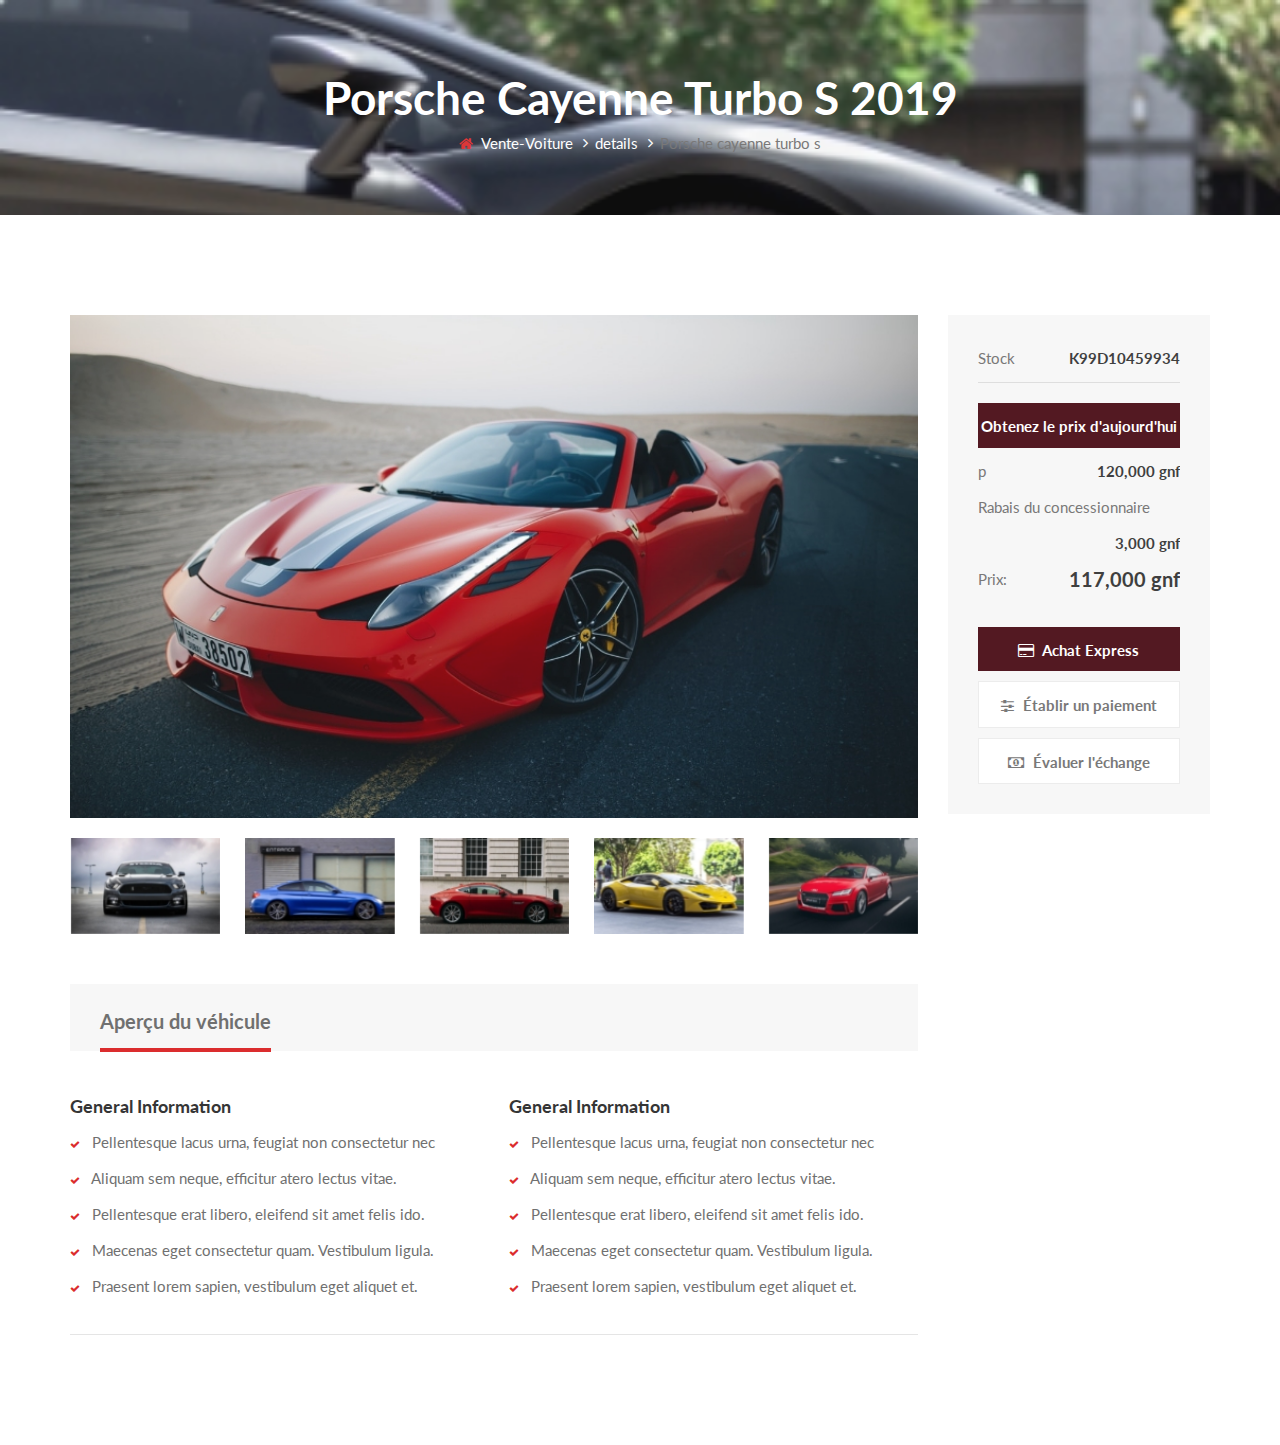
<file: details.html>
<!DOCTYPE html>
<html lang="zxx">

<head>
    <meta charset="UTF-8">
    <meta name="description" content="HVAC Template">
    <meta name="keywords" content="HVAC, unica, creative, html">
    <meta name="viewport" content="width=device-width, initial-scale=1.0">
    <meta http-equiv="X-UA-Compatible" content="ie=edge">
    <title>Details | voiture </title>

    <!-- Google Font -->
    <link href="https://fonts.googleapis.com/css2?family=Lato:wght@300;400;700;900&display=swap" rel="stylesheet">

    <!-- Css Styles -->
    <link rel="stylesheet" href="css/bootstrap.min.css" type="text/css">
    <link rel="stylesheet" href="css/font-awesome.min.css" type="text/css">
    <link rel="stylesheet" href="css/elegant-icons.css" type="text/css">
    <link rel="stylesheet" href="css/nice-select.css" type="text/css">
    <link rel="stylesheet" href="css/magnific-popup.css" type="text/css">
    <link rel="stylesheet" href="css/jquery-ui.min.css" type="text/css">
    <link rel="stylesheet" href="css/owl.carousel.min.css" type="text/css">
    <link rel="stylesheet" href="css/slicknav.min.css" type="text/css">
    <link rel="stylesheet" href="css/style.css" type="text/css">
</head>

<body>
    <!-- Page Preloder -->
    <div id="preloder">
        <div class="loader"></div>
    </div>
    <!-- debut banner -->
    <div class="breadcrumb-option set-bg" data-setbg="img/latest-blog/lb-3.jpg">
        <div class="container">
            <div class="row">
                <div class="col-lg-12 text-center">
                    <div class="breadcrumb__text">
                        <h2>Porsche Cayenne Turbo S 2019</h2>
                        <div class="breadcrumb__links">
                            <a href="./achetervoiture.html"><i class="fa fa-home"></i> Vente-Voiture</a>
                            <a href="#">details</a>
                            <span>Porsche cayenne turbo s</span>
                        </div>
                    </div>
                </div>
            </div>
        </div>
    </div>
    <!--   fin banner -->

    <!--  Details cars -->
    <section class="car-details spad">
        <div class="container">
            <div class="row">
                <div class="col-lg-9">
                    <div class="car__details__pic">
                        <div class="car__details__pic__large">
                            <img class="car-big-img" src="img/cars/details/cd-1.jpg" alt="">
                        </div>
                        <div class="car-thumbs">
                            <div class="car-thumbs-track car__thumb__slider owl-carousel">
                                <div class="ct" data-imgbigurl="img/cars/details/cd-2.jpg"><img
                                        src="img/cars/details/sm-1.jpg" alt=""></div>
                                <div class="ct" data-imgbigurl="img/cars/details/cd-3.jpg"><img
                                        src="img/cars/details/sm-2.jpg" alt=""></div>
                                <div class="ct" data-imgbigurl="img/cars/details/cd-4.jpg"><img
                                        src="img/cars/details/sm-3.jpg" alt=""></div>
                                <div class="ct" data-imgbigurl="img/cars/details/cd-5.jpg"><img
                                        src="img/cars/details/sm-4.jpg" alt=""></div>
                                <div class="ct" data-imgbigurl="img/cars/details/cd-6.jpg"><img
                                        src="img/cars/details/sm-5.jpg" alt=""></div>
                            </div>
                        </div>
                    </div>
                    <div class="car__details__tab">
                        <ul class="nav nav-tabs" role="tablist">
                            <li class="nav-item">
                                <a class="nav-link active" data-toggle="tab" href="#tabs-1" role="tab">Aperçu du véhicule
                                </a>
                            </li>
                        </ul>
                        <div class="tab-content">
                            <div class="tab-pane active" id="tabs-1" role="tabpanel">
                                <div class="car__details__tab__info">
                                    <div class="row">
                                        <div class="col-lg-6 col-md-6">
                                            <div class="car__details__tab__info__item">
                                                <h5>General Information</h5>
                                                <ul>
                                                    <li><i class="fa fa-check"></i> Pellentesque lacus urna, feugiat non
                                                        consectetur nec</li>
                                                    <li><i class="fa fa-check"></i> Aliquam sem neque, efficitur atero
                                                        lectus vitae.</li>
                                                    <li><i class="fa fa-check"></i> Pellentesque erat libero, eleifend
                                                        sit amet felis ido.</li>
                                                    <li><i class="fa fa-check"></i> Maecenas eget consectetur quam.
                                                        Vestibulum ligula.</li>
                                                    <li><i class="fa fa-check"></i> Praesent lorem sapien, vestibulum
                                                        eget aliquet et.</li>
                                                </ul>
                                            </div>
                                        </div>
                                        <div class="col-lg-6 col-md-6">
                                            <div class="car__details__tab__info__item">
                                                <h5>General Information</h5>
                                                <ul>
                                                    <li><i class="fa fa-check"></i> Pellentesque lacus urna, feugiat non
                                                        consectetur nec</li>
                                                    <li><i class="fa fa-check"></i> Aliquam sem neque, efficitur atero
                                                        lectus vitae.</li>
                                                    <li><i class="fa fa-check"></i> Pellentesque erat libero, eleifend
                                                        sit amet felis ido.</li>
                                                    <li><i class="fa fa-check"></i> Maecenas eget consectetur quam.
                                                        Vestibulum ligula.</li>
                                                    <li><i class="fa fa-check"></i> Praesent lorem sapien, vestibulum
                                                        eget aliquet et.</li>
                                                </ul>
                                            </div>
                                        </div>
                                    </div>
                                </div>
                            </div>
                        </div>
                    </div>
                </div>
                <div class="col-lg-3">
                    <div class="car__details__sidebar">
                        <div class="car__details__sidebar__model">
                            <ul>
                                <li>Stock <span>K99D10459934</span></li>
                            </ul>
                            <a href="#" class="primary-btn">Obtenez le prix d'aujourd'hui</a>
                        </div>
                        <div class="car__details__sidebar__payment">
                            <ul>
                                <li>p<span> 120,000 gnf </span></li>
                                <li>Rabais du concessionnaire <span> 3,000 gnf</span></li>
                                <li>Prix: <span> 117,000 gnf </span></li>
                            </ul>
                            <a href="#" class="primary-btn"><i class="fa fa-credit-card"></i> Achat Express</a>
                            <a href="#" class="primary-btn sidebar-btn"><i class="fa fa-sliders"></i> Établir un paiement</a>
                            <a href="#" class="primary-btn sidebar-btn"><i class="fa fa-money"></i> Évaluer l'échange</a>
                        </div>
                    </div>
                </div>
            </div>
        </div>
    </section>
    <!-- fin Details Section -->


    <!-- Js Plugins -->
    <script src="js/jquery-3.3.1.min.js"></script>
    <script src="js/bootstrap.min.js"></script>
    <script src="js/jquery.nice-select.min.js"></script>
    <script src="js/jquery-ui.min.js"></script>
    <script src="js/jquery.magnific-popup.min.js"></script>
    <script src="js/mixitup.min.js"></script>
    <script src="js/jquery.slicknav.js"></script>
    <script src="js/owl.carousel.min.js"></script>
    <script src="js/main.js"></script>
</body>

</html>
</file>
<file: css/elegant-icons.css>
@font-face {
	font-family: 'ElegantIcons';
	src:url('../fonts/ElegantIcons.eot');
	src:url('../fonts/ElegantIcons.eot?#iefix') format('embedded-opentype'),
		url('../fonts/ElegantIcons.woff') format('woff'),
		url('../fonts/ElegantIcons.ttf') format('truetype'),
		url('../fonts/ElegantIcons.svg#ElegantIcons') format('svg');
	font-weight: normal;
	font-style: normal;
}

/* Use the following CSS code if you want to use data attributes for inserting your icons */
[data-icon]:before {
	font-family: 'ElegantIcons';
	content: attr(data-icon);
	speak: none;
	font-weight: normal;
	font-variant: normal;
	text-transform: none;
	line-height: 1;
	-webkit-font-smoothing: antialiased;
	-moz-osx-font-smoothing: grayscale;
}

/* Use the following CSS code if you want to have a class per icon */
/*
Instead of a list of all class selectors,
you can use the generic selector below, but it's slower:
[class*="your-class-prefix"] {
*/
.arrow_up, .arrow_down, .arrow_left, .arrow_right, .arrow_left-up, .arrow_right-up, .arrow_right-down, .arrow_left-down, .arrow-up-down, .arrow_up-down_alt, .arrow_left-right_alt, .arrow_left-right, .arrow_expand_alt2, .arrow_expand_alt, .arrow_condense, .arrow_expand, .arrow_move, .arrow_carrot-up, .arrow_carrot-down, .arrow_carrot-left, .arrow_carrot-right, .arrow_carrot-2up, .arrow_carrot-2down, .arrow_carrot-2left, .arrow_carrot-2right, .arrow_carrot-up_alt2, .arrow_carrot-down_alt2, .arrow_carrot-left_alt2, .arrow_carrot-right_alt2, .arrow_carrot-2up_alt2, .arrow_carrot-2down_alt2, .arrow_carrot-2left_alt2, .arrow_carrot-2right_alt2, .arrow_triangle-up, .arrow_triangle-down, .arrow_triangle-left, .arrow_triangle-right, .arrow_triangle-up_alt2, .arrow_triangle-down_alt2, .arrow_triangle-left_alt2, .arrow_triangle-right_alt2, .arrow_back, .icon_minus-06, .icon_plus, .icon_close, .icon_check, .icon_minus_alt2, .icon_plus_alt2, .icon_close_alt2, .icon_check_alt2, .icon_zoom-out_alt, .icon_zoom-in_alt, .icon_search, .icon_box-empty, .icon_box-selected, .icon_minus-box, .icon_plus-box, .icon_box-checked, .icon_circle-empty, .icon_circle-slelected, .icon_stop_alt2, .icon_stop, .icon_pause_alt2, .icon_pause, .icon_menu, .icon_menu-square_alt2, .icon_menu-circle_alt2, .icon_ul, .icon_ol, .icon_adjust-horiz, .icon_adjust-vert, .icon_document_alt, .icon_documents_alt, .icon_pencil, .icon_pencil-edit_alt, .icon_pencil-edit, .icon_folder-alt, .icon_folder-open_alt, .icon_folder-add_alt, .icon_info_alt, .icon_error-oct_alt, .icon_error-circle_alt, .icon_error-triangle_alt, .icon_question_alt2, .icon_question, .icon_comment_alt, .icon_chat_alt, .icon_vol-mute_alt, .icon_volume-low_alt, .icon_volume-high_alt, .icon_quotations, .icon_quotations_alt2, .icon_clock_alt, .icon_lock_alt, .icon_lock-open_alt, .icon_key_alt, .icon_cloud_alt, .icon_cloud-upload_alt, .icon_cloud-download_alt, .icon_image, .icon_images, .icon_lightbulb_alt, .icon_gift_alt, .icon_house_alt, .icon_genius, .icon_mobile, .icon_tablet, .icon_laptop, .icon_desktop, .icon_camera_alt, .icon_mail_alt, .icon_cone_alt, .icon_ribbon_alt, .icon_bag_alt, .icon_creditcard, .icon_cart_alt, .icon_paperclip, .icon_tag_alt, .icon_tags_alt, .icon_trash_alt, .icon_cursor_alt, .icon_mic_alt, .icon_compass_alt, .icon_pin_alt, .icon_pushpin_alt, .icon_map_alt, .icon_drawer_alt, .icon_toolbox_alt, .icon_book_alt, .icon_calendar, .icon_film, .icon_table, .icon_contacts_alt, .icon_headphones, .icon_lifesaver, .icon_piechart, .icon_refresh, .icon_link_alt, .icon_link, .icon_loading, .icon_blocked, .icon_archive_alt, .icon_heart_alt, .icon_star_alt, .icon_star-half_alt, .icon_star, .icon_star-half, .icon_tools, .icon_tool, .icon_cog, .icon_cogs, .arrow_up_alt, .arrow_down_alt, .arrow_left_alt, .arrow_right_alt, .arrow_left-up_alt, .arrow_right-up_alt, .arrow_right-down_alt, .arrow_left-down_alt, .arrow_condense_alt, .arrow_expand_alt3, .arrow_carrot_up_alt, .arrow_carrot-down_alt, .arrow_carrot-left_alt, .arrow_carrot-right_alt, .arrow_carrot-2up_alt, .arrow_carrot-2dwnn_alt, .arrow_carrot-2left_alt, .arrow_carrot-2right_alt, .arrow_triangle-up_alt, .arrow_triangle-down_alt, .arrow_triangle-left_alt, .arrow_triangle-right_alt, .icon_minus_alt, .icon_plus_alt, .icon_close_alt, .icon_check_alt, .icon_zoom-out, .icon_zoom-in, .icon_stop_alt, .icon_menu-square_alt, .icon_menu-circle_alt, .icon_document, .icon_documents, .icon_pencil_alt, .icon_folder, .icon_folder-open, .icon_folder-add, .icon_folder_upload, .icon_folder_download, .icon_info, .icon_error-circle, .icon_error-oct, .icon_error-triangle, .icon_question_alt, .icon_comment, .icon_chat, .icon_vol-mute, .icon_volume-low, .icon_volume-high, .icon_quotations_alt, .icon_clock, .icon_lock, .icon_lock-open, .icon_key, .icon_cloud, .icon_cloud-upload, .icon_cloud-download, .icon_lightbulb, .icon_gift, .icon_house, .icon_camera, .icon_mail, .icon_cone, .icon_ribbon, .icon_bag, .icon_cart, .icon_tag, .icon_tags, .icon_trash, .icon_cursor, .icon_mic, .icon_compass, .icon_pin, .icon_pushpin, .icon_map, .icon_drawer, .icon_toolbox, .icon_book, .icon_contacts, .icon_archive, .icon_heart, .icon_profile, .icon_group, .icon_grid-2x2, .icon_grid-3x3, .icon_music, .icon_pause_alt, .icon_phone, .icon_upload, .icon_download, .social_facebook, .social_twitter, .social_pinterest, .social_googleplus, .social_tumblr, .social_tumbleupon, .social_wordpress, .social_instagram, .social_dribbble, .social_vimeo, .social_linkedin, .social_rss, .social_deviantart, .social_share, .social_myspace, .social_skype, .social_youtube, .social_picassa, .social_googledrive, .social_flickr, .social_blogger, .social_spotify, .social_delicious, .social_facebook_circle, .social_twitter_circle, .social_pinterest_circle, .social_googleplus_circle, .social_tumblr_circle, .social_stumbleupon_circle, .social_wordpress_circle, .social_instagram_circle, .social_dribbble_circle, .social_vimeo_circle, .social_linkedin_circle, .social_rss_circle, .social_deviantart_circle, .social_share_circle, .social_myspace_circle, .social_skype_circle, .social_youtube_circle, .social_picassa_circle, .social_googledrive_alt2, .social_flickr_circle, .social_blogger_circle, .social_spotify_circle, .social_delicious_circle, .social_facebook_square, .social_twitter_square, .social_pinterest_square, .social_googleplus_square, .social_tumblr_square, .social_stumbleupon_square, .social_wordpress_square, .social_instagram_square, .social_dribbble_square, .social_vimeo_square, .social_linkedin_square, .social_rss_square, .social_deviantart_square, .social_share_square, .social_myspace_square, .social_skype_square, .social_youtube_square, .social_picassa_square, .social_googledrive_square, .social_flickr_square, .social_blogger_square, .social_spotify_square, .social_delicious_square, .icon_printer, .icon_calulator, .icon_building, .icon_floppy, .icon_drive, .icon_search-2, .icon_id, .icon_id-2, .icon_puzzle, .icon_like, .icon_dislike, .icon_mug, .icon_currency, .icon_wallet, .icon_pens, .icon_easel, .icon_flowchart, .icon_datareport, .icon_briefcase, .icon_shield, .icon_percent, .icon_globe, .icon_globe-2, .icon_target, .icon_hourglass, .icon_balance, .icon_rook, .icon_printer-alt, .icon_calculator_alt, .icon_building_alt, .icon_floppy_alt, .icon_drive_alt, .icon_search_alt, .icon_id_alt, .icon_id-2_alt, .icon_puzzle_alt, .icon_like_alt, .icon_dislike_alt, .icon_mug_alt, .icon_currency_alt, .icon_wallet_alt, .icon_pens_alt, .icon_easel_alt, .icon_flowchart_alt, .icon_datareport_alt, .icon_briefcase_alt, .icon_shield_alt, .icon_percent_alt, .icon_globe_alt, .icon_clipboard {
	font-family: 'ElegantIcons';
	speak: none;
	font-style: normal;
	font-weight: normal;
	font-variant: normal;
	text-transform: none;
	line-height: 1;
	-webkit-font-smoothing: antialiased;
}
.arrow_up:before {
	content: "\21";
}
.arrow_down:before {
	content: "\22";
}
.arrow_left:before {
	content: "\23";
}
.arrow_right:before {
	content: "\24";
}
.arrow_left-up:before {
	content: "\25";
}
.arrow_right-up:before {
	content: "\26";
}
.arrow_right-down:before {
	content: "\27";
}
.arrow_left-down:before {
	content: "\28";
}
.arrow-up-down:before {
	content: "\29";
}
.arrow_up-down_alt:before {
	content: "\2a";
}
.arrow_left-right_alt:before {
	content: "\2b";
}
.arrow_left-right:before {
	content: "\2c";
}
.arrow_expand_alt2:before {
	content: "\2d";
}
.arrow_expand_alt:before {
	content: "\2e";
}
.arrow_condense:before {
	content: "\2f";
}
.arrow_expand:before {
	content: "\30";
}
.arrow_move:before {
	content: "\31";
}
.arrow_carrot-up:before {
	content: "\32";
}
.arrow_carrot-down:before {
	content: "\33";
}
.arrow_carrot-left:before {
	content: "\34";
}
.arrow_carrot-right:before {
	content: "\35";
}
.arrow_carrot-2up:before {
	content: "\36";
}
.arrow_carrot-2down:before {
	content: "\37";
}
.arrow_carrot-2left:before {
	content: "\38";
}
.arrow_carrot-2right:before {
	content: "\39";
}
.arrow_carrot-up_alt2:before {
	content: "\3a";
}
.arrow_carrot-down_alt2:before {
	content: "\3b";
}
.arrow_carrot-left_alt2:before {
	content: "\3c";
}
.arrow_carrot-right_alt2:before {
	content: "\3d";
}
.arrow_carrot-2up_alt2:before {
	content: "\3e";
}
.arrow_carrot-2down_alt2:before {
	content: "\3f";
}
.arrow_carrot-2left_alt2:before {
	content: "\40";
}
.arrow_carrot-2right_alt2:before {
	content: "\41";
}
.arrow_triangle-up:before {
	content: "\42";
}
.arrow_triangle-down:before {
	content: "\43";
}
.arrow_triangle-left:before {
	content: "\44";
}
.arrow_triangle-right:before {
	content: "\45";
}
.arrow_triangle-up_alt2:before {
	content: "\46";
}
.arrow_triangle-down_alt2:before {
	content: "\47";
}
.arrow_triangle-left_alt2:before {
	content: "\48";
}
.arrow_triangle-right_alt2:before {
	content: "\49";
}
.arrow_back:before {
	content: "\4a";
}
.icon_minus-06:before {
	content: "\4b";
}
.icon_plus:before {
	content: "\4c";
}
.icon_close:before {
	content: "\4d";
}
.icon_check:before {
	content: "\4e";
}
.icon_minus_alt2:before {
	content: "\4f";
}
.icon_plus_alt2:before {
	content: "\50";
}
.icon_close_alt2:before {
	content: "\51";
}
.icon_check_alt2:before {
	content: "\52";
}
.icon_zoom-out_alt:before {
	content: "\53";
}
.icon_zoom-in_alt:before {
	content: "\54";
}
.icon_search:before {
	content: "\55";
}
.icon_box-empty:before {
	content: "\56";
}
.icon_box-selected:before {
	content: "\57";
}
.icon_minus-box:before {
	content: "\58";
}
.icon_plus-box:before {
	content: "\59";
}
.icon_box-checked:before {
	content: "\5a";
}
.icon_circle-empty:before {
	content: "\5b";
}
.icon_circle-slelected:before {
	content: "\5c";
}
.icon_stop_alt2:before {
	content: "\5d";
}
.icon_stop:before {
	content: "\5e";
}
.icon_pause_alt2:before {
	content: "\5f";
}
.icon_pause:before {
	content: "\60";
}
.icon_menu:before {
	content: "\61";
}
.icon_menu-square_alt2:before {
	content: "\62";
}
.icon_menu-circle_alt2:before {
	content: "\63";
}
.icon_ul:before {
	content: "\64";
}
.icon_ol:before {
	content: "\65";
}
.icon_adjust-horiz:before {
	content: "\66";
}
.icon_adjust-vert:before {
	content: "\67";
}
.icon_document_alt:before {
	content: "\68";
}
.icon_documents_alt:before {
	content: "\69";
}
.icon_pencil:before {
	content: "\6a";
}
.icon_pencil-edit_alt:before {
	content: "\6b";
}
.icon_pencil-edit:before {
	content: "\6c";
}
.icon_folder-alt:before {
	content: "\6d";
}
.icon_folder-open_alt:before {
	content: "\6e";
}
.icon_folder-add_alt:before {
	content: "\6f";
}
.icon_info_alt:before {
	content: "\70";
}
.icon_error-oct_alt:before {
	content: "\71";
}
.icon_error-circle_alt:before {
	content: "\72";
}
.icon_error-triangle_alt:before {
	content: "\73";
}
.icon_question_alt2:before {
	content: "\74";
}
.icon_question:before {
	content: "\75";
}
.icon_comment_alt:before {
	content: "\76";
}
.icon_chat_alt:before {
	content: "\77";
}
.icon_vol-mute_alt:before {
	content: "\78";
}
.icon_volume-low_alt:before {
	content: "\79";
}
.icon_volume-high_alt:before {
	content: "\7a";
}
.icon_quotations:before {
	content: "\7b";
}
.icon_quotations_alt2:before {
	content: "\7c";
}
.icon_clock_alt:before {
	content: "\7d";
}
.icon_lock_alt:before {
	content: "\7e";
}
.icon_lock-open_alt:before {
	content: "\e000";
}
.icon_key_alt:before {
	content: "\e001";
}
.icon_cloud_alt:before {
	content: "\e002";
}
.icon_cloud-upload_alt:before {
	content: "\e003";
}
.icon_cloud-download_alt:before {
	content: "\e004";
}
.icon_image:before {
	content: "\e005";
}
.icon_images:before {
	content: "\e006";
}
.icon_lightbulb_alt:before {
	content: "\e007";
}
.icon_gift_alt:before {
	content: "\e008";
}
.icon_house_alt:before {
	content: "\e009";
}
.icon_genius:before {
	content: "\e00a";
}
.icon_mobile:before {
	content: "\e00b";
}
.icon_tablet:before {
	content: "\e00c";
}
.icon_laptop:before {
	content: "\e00d";
}
.icon_desktop:before {
	content: "\e00e";
}
.icon_camera_alt:before {
	content: "\e00f";
}
.icon_mail_alt:before {
	content: "\e010";
}
.icon_cone_alt:before {
	content: "\e011";
}
.icon_ribbon_alt:before {
	content: "\e012";
}
.icon_bag_alt:before {
	content: "\e013";
}
.icon_creditcard:before {
	content: "\e014";
}
.icon_cart_alt:before {
	content: "\e015";
}
.icon_paperclip:before {
	content: "\e016";
}
.icon_tag_alt:before {
	content: "\e017";
}
.icon_tags_alt:before {
	content: "\e018";
}
.icon_trash_alt:before {
	content: "\e019";
}
.icon_cursor_alt:before {
	content: "\e01a";
}
.icon_mic_alt:before {
	content: "\e01b";
}
.icon_compass_alt:before {
	content: "\e01c";
}
.icon_pin_alt:before {
	content: "\e01d";
}
.icon_pushpin_alt:before {
	content: "\e01e";
}
.icon_map_alt:before {
	content: "\e01f";
}
.icon_drawer_alt:before {
	content: "\e020";
}
.icon_toolbox_alt:before {
	content: "\e021";
}
.icon_book_alt:before {
	content: "\e022";
}
.icon_calendar:before {
	content: "\e023";
}
.icon_film:before {
	content: "\e024";
}
.icon_table:before {
	content: "\e025";
}
.icon_contacts_alt:before {
	content: "\e026";
}
.icon_headphones:before {
	content: "\e027";
}
.icon_lifesaver:before {
	content: "\e028";
}
.icon_piechart:before {
	content: "\e029";
}
.icon_refresh:before {
	content: "\e02a";
}
.icon_link_alt:before {
	content: "\e02b";
}
.icon_link:before {
	content: "\e02c";
}
.icon_loading:before {
	content: "\e02d";
}
.icon_blocked:before {
	content: "\e02e";
}
.icon_archive_alt:before {
	content: "\e02f";
}
.icon_heart_alt:before {
	content: "\e030";
}
.icon_star_alt:before {
	content: "\e031";
}
.icon_star-half_alt:before {
	content: "\e032";
}
.icon_star:before {
	content: "\e033";
}
.icon_star-half:before {
	content: "\e034";
}
.icon_tools:before {
	content: "\e035";
}
.icon_tool:before {
	content: "\e036";
}
.icon_cog:before {
	content: "\e037";
}
.icon_cogs:before {
	content: "\e038";
}
.arrow_up_alt:before {
	content: "\e039";
}
.arrow_down_alt:before {
	content: "\e03a";
}
.arrow_left_alt:before {
	content: "\e03b";
}
.arrow_right_alt:before {
	content: "\e03c";
}
.arrow_left-up_alt:before {
	content: "\e03d";
}
.arrow_right-up_alt:before {
	content: "\e03e";
}
.arrow_right-down_alt:before {
	content: "\e03f";
}
.arrow_left-down_alt:before {
	content: "\e040";
}
.arrow_condense_alt:before {
	content: "\e041";
}
.arrow_expand_alt3:before {
	content: "\e042";
}
.arrow_carrot_up_alt:before {
	content: "\e043";
}
.arrow_carrot-down_alt:before {
	content: "\e044";
}
.arrow_carrot-left_alt:before {
	content: "\e045";
}
.arrow_carrot-right_alt:before {
	content: "\e046";
}
.arrow_carrot-2up_alt:before {
	content: "\e047";
}
.arrow_carrot-2dwnn_alt:before {
	content: "\e048";
}
.arrow_carrot-2left_alt:before {
	content: "\e049";
}
.arrow_carrot-2right_alt:before {
	content: "\e04a";
}
.arrow_triangle-up_alt:before {
	content: "\e04b";
}
.arrow_triangle-down_alt:before {
	content: "\e04c";
}
.arrow_triangle-left_alt:before {
	content: "\e04d";
}
.arrow_triangle-right_alt:before {
	content: "\e04e";
}
.icon_minus_alt:before {
	content: "\e04f";
}
.icon_plus_alt:before {
	content: "\e050";
}
.icon_close_alt:before {
	content: "\e051";
}
.icon_check_alt:before {
	content: "\e052";
}
.icon_zoom-out:before {
	content: "\e053";
}
.icon_zoom-in:before {
	content: "\e054";
}
.icon_stop_alt:before {
	content: "\e055";
}
.icon_menu-square_alt:before {
	content: "\e056";
}
.icon_menu-circle_alt:before {
	content: "\e057";
}
.icon_document:before {
	content: "\e058";
}
.icon_documents:before {
	content: "\e059";
}
.icon_pencil_alt:before {
	content: "\e05a";
}
.icon_folder:before {
	content: "\e05b";
}
.icon_folder-open:before {
	content: "\e05c";
}
.icon_folder-add:before {
	content: "\e05d";
}
.icon_folder_upload:before {
	content: "\e05e";
}
.icon_folder_download:before {
	content: "\e05f";
}
.icon_info:before {
	content: "\e060";
}
.icon_error-circle:before {
	content: "\e061";
}
.icon_error-oct:before {
	content: "\e062";
}
.icon_error-triangle:before {
	content: "\e063";
}
.icon_question_alt:before {
	content: "\e064";
}
.icon_comment:before {
	content: "\e065";
}
.icon_chat:before {
	content: "\e066";
}
.icon_vol-mute:before {
	content: "\e067";
}
.icon_volume-low:before {
	content: "\e068";
}
.icon_volume-high:before {
	content: "\e069";
}
.icon_quotations_alt:before {
	content: "\e06a";
}
.icon_clock:before {
	content: "\e06b";
}
.icon_lock:before {
	content: "\e06c";
}
.icon_lock-open:before {
	content: "\e06d";
}
.icon_key:before {
	content: "\e06e";
}
.icon_cloud:before {
	content: "\e06f";
}
.icon_cloud-upload:before {
	content: "\e070";
}
.icon_cloud-download:before {
	content: "\e071";
}
.icon_lightbulb:before {
	content: "\e072";
}
.icon_gift:before {
	content: "\e073";
}
.icon_house:before {
	content: "\e074";
}
.icon_camera:before {
	content: "\e075";
}
.icon_mail:before {
	content: "\e076";
}
.icon_cone:before {
	content: "\e077";
}
.icon_ribbon:before {
	content: "\e078";
}
.icon_bag:before {
	content: "\e079";
}
.icon_cart:before {
	content: "\e07a";
}
.icon_tag:before {
	content: "\e07b";
}
.icon_tags:before {
	content: "\e07c";
}
.icon_trash:before {
	content: "\e07d";
}
.icon_cursor:before {
	content: "\e07e";
}
.icon_mic:before {
	content: "\e07f";
}
.icon_compass:before {
	content: "\e080";
}
.icon_pin:before {
	content: "\e081";
}
.icon_pushpin:before {
	content: "\e082";
}
.icon_map:before {
	content: "\e083";
}
.icon_drawer:before {
	content: "\e084";
}
.icon_toolbox:before {
	content: "\e085";
}
.icon_book:before {
	content: "\e086";
}
.icon_contacts:before {
	content: "\e087";
}
.icon_archive:before {
	content: "\e088";
}
.icon_heart:before {
	content: "\e089";
}
.icon_profile:before {
	content: "\e08a";
}
.icon_group:before {
	content: "\e08b";
}
.icon_grid-2x2:before {
	content: "\e08c";
}
.icon_grid-3x3:before {
	content: "\e08d";
}
.icon_music:before {
	content: "\e08e";
}
.icon_pause_alt:before {
	content: "\e08f";
}
.icon_phone:before {
	content: "\e090";
}
.icon_upload:before {
	content: "\e091";
}
.icon_download:before {
	content: "\e092";
}
.social_facebook:before {
	content: "\e093";
}
.social_twitter:before {
	content: "\e094";
}
.social_pinterest:before {
	content: "\e095";
}
.social_googleplus:before {
	content: "\e096";
}
.social_tumblr:before {
	content: "\e097";
}
.social_tumbleupon:before {
	content: "\e098";
}
.social_wordpress:before {
	content: "\e099";
}
.social_instagram:before {
	content: "\e09a";
}
.social_dribbble:before {
	content: "\e09b";
}
.social_vimeo:before {
	content: "\e09c";
}
.social_linkedin:before {
	content: "\e09d";
}
.social_rss:before {
	content: "\e09e";
}
.social_deviantart:before {
	content: "\e09f";
}
.social_share:before {
	content: "\e0a0";
}
.social_myspace:before {
	content: "\e0a1";
}
.social_skype:before {
	content: "\e0a2";
}
.social_youtube:before {
	content: "\e0a3";
}
.social_picassa:before {
	content: "\e0a4";
}
.social_googledrive:before {
	content: "\e0a5";
}
.social_flickr:before {
	content: "\e0a6";
}
.social_blogger:before {
	content: "\e0a7";
}
.social_spotify:before {
	content: "\e0a8";
}
.social_delicious:before {
	content: "\e0a9";
}
.social_facebook_circle:before {
	content: "\e0aa";
}
.social_twitter_circle:before {
	content: "\e0ab";
}
.social_pinterest_circle:before {
	content: "\e0ac";
}
.social_googleplus_circle:before {
	content: "\e0ad";
}
.social_tumblr_circle:before {
	content: "\e0ae";
}
.social_stumbleupon_circle:before {
	content: "\e0af";
}
.social_wordpress_circle:before {
	content: "\e0b0";
}
.social_instagram_circle:before {
	content: "\e0b1";
}
.social_dribbble_circle:before {
	content: "\e0b2";
}
.social_vimeo_circle:before {
	content: "\e0b3";
}
.social_linkedin_circle:before {
	content: "\e0b4";
}
.social_rss_circle:before {
	content: "\e0b5";
}
.social_deviantart_circle:before {
	content: "\e0b6";
}
.social_share_circle:before {
	content: "\e0b7";
}
.social_myspace_circle:before {
	content: "\e0b8";
}
.social_skype_circle:before {
	content: "\e0b9";
}
.social_youtube_circle:before {
	content: "\e0ba";
}
.social_picassa_circle:before {
	content: "\e0bb";
}
.social_googledrive_alt2:before {
	content: "\e0bc";
}
.social_flickr_circle:before {
	content: "\e0bd";
}
.social_blogger_circle:before {
	content: "\e0be";
}
.social_spotify_circle:before {
	content: "\e0bf";
}
.social_delicious_circle:before {
	content: "\e0c0";
}
.social_facebook_square:before {
	content: "\e0c1";
}
.social_twitter_square:before {
	content: "\e0c2";
}
.social_pinterest_square:before {
	content: "\e0c3";
}
.social_googleplus_square:before {
	content: "\e0c4";
}
.social_tumblr_square:before {
	content: "\e0c5";
}
.social_stumbleupon_square:before {
	content: "\e0c6";
}
.social_wordpress_square:before {
	content: "\e0c7";
}
.social_instagram_square:before {
	content: "\e0c8";
}
.social_dribbble_square:before {
	content: "\e0c9";
}
.social_vimeo_square:before {
	content: "\e0ca";
}
.social_linkedin_square:before {
	content: "\e0cb";
}
.social_rss_square:before {
	content: "\e0cc";
}
.social_deviantart_square:before {
	content: "\e0cd";
}
.social_share_square:before {
	content: "\e0ce";
}
.social_myspace_square:before {
	content: "\e0cf";
}
.social_skype_square:before {
	content: "\e0d0";
}
.social_youtube_square:before {
	content: "\e0d1";
}
.social_picassa_square:before {
	content: "\e0d2";
}
.social_googledrive_square:before {
	content: "\e0d3";
}
.social_flickr_square:before {
	content: "\e0d4";
}
.social_blogger_square:before {
	content: "\e0d5";
}
.social_spotify_square:before {
	content: "\e0d6";
}
.social_delicious_square:before {
	content: "\e0d7";
}
.icon_printer:before {
	content: "\e103";
}
.icon_calulator:before {
	content: "\e0ee";
}
.icon_building:before {
	content: "\e0ef";
}
.icon_floppy:before {
	content: "\e0e8";
}
.icon_drive:before {
	content: "\e0ea";
}
.icon_search-2:before {
	content: "\e101";
}
.icon_id:before {
	content: "\e107";
}
.icon_id-2:before {
	content: "\e108";
}
.icon_puzzle:before {
	content: "\e102";
}
.icon_like:before {
	content: "\e106";
}
.icon_dislike:before {
	content: "\e0eb";
}
.icon_mug:before {
	content: "\e105";
}
.icon_currency:before {
	content: "\e0ed";
}
.icon_wallet:before {
	content: "\e100";
}
.icon_pens:before {
	content: "\e104";
}
.icon_easel:before {
	content: "\e0e9";
}
.icon_flowchart:before {
	content: "\e109";
}
.icon_datareport:before {
	content: "\e0ec";
}
.icon_briefcase:before {
	content: "\e0fe";
}
.icon_shield:before {
	content: "\e0f6";
}
.icon_percent:before {
	content: "\e0fb";
}
.icon_globe:before {
	content: "\e0e2";
}
.icon_globe-2:before {
	content: "\e0e3";
}
.icon_target:before {
	content: "\e0f5";
}
.icon_hourglass:before {
	content: "\e0e1";
}
.icon_balance:before {
	content: "\e0ff";
}
.icon_rook:before {
	content: "\e0f8";
}
.icon_printer-alt:before {
	content: "\e0fa";
}
.icon_calculator_alt:before {
	content: "\e0e7";
}
.icon_building_alt:before {
	content: "\e0fd";
}
.icon_floppy_alt:before {
	content: "\e0e4";
}
.icon_drive_alt:before {
	content: "\e0e5";
}
.icon_search_alt:before {
	content: "\e0f7";
}
.icon_id_alt:before {
	content: "\e0e0";
}
.icon_id-2_alt:before {
	content: "\e0fc";
}
.icon_puzzle_alt:before {
	content: "\e0f9";
}
.icon_like_alt:before {
	content: "\e0dd";
}
.icon_dislike_alt:before {
	content: "\e0f1";
}
.icon_mug_alt:before {
	content: "\e0dc";
}
.icon_currency_alt:before {
	content: "\e0f3";
}
.icon_wallet_alt:before {
	content: "\e0d8";
}
.icon_pens_alt:before {
	content: "\e0db";
}
.icon_easel_alt:before {
	content: "\e0f0";
}
.icon_flowchart_alt:before {
	content: "\e0df";
}
.icon_datareport_alt:before {
	content: "\e0f2";
}
.icon_briefcase_alt:before {
	content: "\e0f4";
}
.icon_shield_alt:before {
	content: "\e0d9";
}
.icon_percent_alt:before {
	content: "\e0da";
}
.icon_globe_alt:before {
	content: "\e0de";
}
.icon_clipboard:before {
	content: "\e0e6";
}


	.glyph {
		float: left;
		text-align: center;
		padding: .75em;
		margin: .4em 1.5em .75em 0;
		width: 6em;
text-shadow: none;
	}
        .glyph_big {
        font-size: 128px;
        color: #59c5dc;
        float: left;
        margin-right: 20px;
        }

        .glyph div { padding-bottom: 10px;}

	.glyph input {
		font-family: consolas, monospace;
		font-size: 12px;
		width: 100%;
		text-align: center;
		border: 0;
		box-shadow: 0 0 0 1px #ccc;
		padding: .2em;
                -moz-border-radius: 5px;
                -webkit-border-radius: 5px;
	}
	.centered {
		margin-left: auto;
		margin-right: auto;
	}
	.glyph .fs1 {
		font-size: 2em;
	}
</file>
<file: css/nice-select.css>
.nice-select {
  -webkit-tap-highlight-color: transparent;
  background-color: #fff;
  border-radius: 5px;
  border: solid 1px #e8e8e8;
  box-sizing: border-box;
  clear: both;
  cursor: pointer;
  display: block;
  float: left;
  font-family: inherit;
  font-size: 14px;
  font-weight: normal;
  height: 42px;
  line-height: 40px;
  outline: none;
  padding-left: 18px;
  padding-right: 30px;
  position: relative;
  text-align: left !important;
  -webkit-transition: all 0.2s ease-in-out;
  transition: all 0.2s ease-in-out;
  -webkit-user-select: none;
     -moz-user-select: none;
      -ms-user-select: none;
          user-select: none;
  white-space: nowrap;
  width: auto; }
  .nice-select:hover {
    border-color: #dbdbdb; }
  .nice-select:active, .nice-select.open, .nice-select:focus {
    border-color: #999; }
  .nice-select:after {
    border-bottom: 2px solid #999;
    border-right: 2px solid #999;
    content: '';
    display: block;
    height: 5px;
    margin-top: -4px;
    pointer-events: none;
    position: absolute;
    right: 12px;
    top: 50%;
    -webkit-transform-origin: 66% 66%;
        -ms-transform-origin: 66% 66%;
            transform-origin: 66% 66%;
    -webkit-transform: rotate(45deg);
        -ms-transform: rotate(45deg);
            transform: rotate(45deg);
    -webkit-transition: all 0.15s ease-in-out;
    transition: all 0.15s ease-in-out;
    width: 5px; }
  .nice-select.open:after {
    -webkit-transform: rotate(-135deg);
        -ms-transform: rotate(-135deg);
            transform: rotate(-135deg); }
  .nice-select.open .list {
    opacity: 1;
    pointer-events: auto;
    -webkit-transform: scale(1) translateY(0);
        -ms-transform: scale(1) translateY(0);
            transform: scale(1) translateY(0); }
  .nice-select.disabled {
    border-color: #ededed;
    color: #999;
    pointer-events: none; }
    .nice-select.disabled:after {
      border-color: #cccccc; }
  .nice-select.wide {
    width: 100%; }
    .nice-select.wide .list {
      left: 0 !important;
      right: 0 !important; }
  .nice-select.right {
    float: right; }
    .nice-select.right .list {
      left: auto;
      right: 0; }
  .nice-select.small {
    font-size: 12px;
    height: 36px;
    line-height: 34px; }
    .nice-select.small:after {
      height: 4px;
      width: 4px; }
    .nice-select.small .option {
      line-height: 34px;
      min-height: 34px; }
  .nice-select .list {
    background-color: #fff;
    border-radius: 5px;
    box-shadow: 0 0 0 1px rgba(68, 68, 68, 0.11);
    box-sizing: border-box;
    margin-top: 4px;
    opacity: 0;
    overflow: hidden;
    padding: 0;
    pointer-events: none;
    position: absolute;
    top: 100%;
    left: 0;
    -webkit-transform-origin: 50% 0;
        -ms-transform-origin: 50% 0;
            transform-origin: 50% 0;
    -webkit-transform: scale(0.75) translateY(-21px);
        -ms-transform: scale(0.75) translateY(-21px);
            transform: scale(0.75) translateY(-21px);
    -webkit-transition: all 0.2s cubic-bezier(0.5, 0, 0, 1.25), opacity 0.15s ease-out;
    transition: all 0.2s cubic-bezier(0.5, 0, 0, 1.25), opacity 0.15s ease-out;
    z-index: 9; }
    .nice-select .list:hover .option:not(:hover) {
      background-color: transparent !important; }
  .nice-select .option {
    cursor: pointer;
    font-weight: 400;
    line-height: 40px;
    list-style: none;
    min-height: 40px;
    outline: none;
    padding-left: 18px;
    padding-right: 29px;
    text-align: left;
    -webkit-transition: all 0.2s;
    transition: all 0.2s; }
    .nice-select .option:hover, .nice-select .option.focus, .nice-select .option.selected.focus {
      background-color: #f6f6f6; }
    .nice-select .option.selected {
      font-weight: bold; }
    .nice-select .option.disabled {
      background-color: transparent;
      color: #999;
      cursor: default; }

.no-csspointerevents .nice-select .list {
  display: none; }

.no-csspointerevents .nice-select.open .list {
  display: block; }
</file>
<file: css/style.css>
html,
body {
	height: 100%;
	font-family: "Lato", sans-serif;
	-webkit-font-smoothing: antialiased;
}

h1,
h2,
h3,
h4,
h5,
h6 {
	margin: 0;
	color: #111111;
	font-weight: 400;
	font-family: "Lato", sans-serif;
}

h1 {
	font-size: 70px;
}

h2 {
	font-size: 36px;
}

h3 {
	font-size: 30px;
}

h4 {
	font-size: 24px;
}

h5 {
	font-size: 18px;
}

h6 {
	font-size: 16px;
}

p {
	font-size: 15px;
	font-family: "Lato", sans-serif;
	color: #727171;
	font-weight: 400;
	line-height: 25px;
	margin: 0 0 15px 0;
}

img {
	max-width: 100%;
}

input:focus,
select:focus,
button:focus,
textarea:focus {
	outline: none;
}

a:hover,
a:focus {
	text-decoration: none;
	outline: none;
	color: #ffffff;
}

ul,
ol {
	padding: 0;
	margin: 0;
}

/*---------------------
  Helper CSS
-----------------------*/

.section-title {
	margin-bottom: 75px;
	text-align: center;
}

.section-title span {
	font-size: 15px;
	color:  rgba(74, 13, 23);
	font-weight: 700;
}

.section-title h2 {
	color: #353535;
	font-size: 40px;
	font-weight: 700;
	margin-top: 5px;
	margin-bottom: 16px;
}

.section-title P {
	margin-bottom: 0;
	font-size: 17px;
	color: #727171;
}

.set-bg {
	background-repeat: no-repeat;
	background-size: cover;
	background-position: top center;
}

.spad {
	padding-top: 100px;
	padding-bottom: 100px;
}

.text-white h1,
.text-white h2,
.text-white h3,
.text-white h4,
.text-white h5,
.text-white h6,
.text-white p,
.text-white span,
.text-white li,
.text-white a {
	color: #fff;
}

/* buttons */

/* animation des cartes */
.cards {
	transition: transform 0.3s  ease;
	box-shadow: 0 8px px rgba(0, 0, 0, 0.1);
}
.cards:hover{
	transform: scale(1.03);
	box-shadow: 0 8px 16px rgba(0, 0, 0, 0.2);
}
.primary-btn {
	display: inline-block;
	font-size: 15px;
	padding: 12px 24px;
	color: #ffffff;
	font-weight: 700;
	background:  rgba(74, 13, 23);;
	border-radius: 2px;
}

.site-btn {
	font-size: 15px;
	color: #ffffff;
	font-weight: 700;
	display: inline-block;
	padding: 15px 35px 12px 38px;
	background:  rgba(74, 13, 23);;
	border: none;
	border-radius: 2px;
}

.star{
	color:  rgba(74, 13, 23);
}
.btn-btn-success {
	background-color: rgba(74, 13, 23);
}

/* Preloder */

#preloder {
	position: fixed;
	width: 100%;
	height: 100%;
	top: 0;
	left: 0;
	z-index: 999999;
	background: #ffffff;
}

.loader {
	width: 40px;
	height: 40px;
	position: absolute;
	top: 50%;
	left: 50%;
	margin-top: -13px;
	margin-left: -13px;
	border-radius: 60px;
	animation: loader 0.8s linear infinite;
	-webkit-animation: loader 0.8s linear infinite;
}

@keyframes loader {
	0% {
		-webkit-transform: rotate(0deg);
		transform: rotate(0deg);
		border: 4px solid  rgba(74, 13, 23);
		border-left-color: transparent;
	}
	50% {
		-webkit-transform: rotate(180deg);
		transform: rotate(180deg);
		border: 4px solid #673ab7;
		border-left-color: transparent;
	}
	100% {
		-webkit-transform: rotate(360deg);
		transform: rotate(360deg);
		border: 4px solid  rgba(74, 13, 23);
		border-left-color: transparent;
	}
}

@-webkit-keyframes loader {
	0% {
		-webkit-transform: rotate(0deg);
		border: 4px solid  rgba(74, 13, 23);;
		border-left-color: transparent;
	}
	50% {
		-webkit-transform: rotate(180deg);
		border: 4px solid #673ab7;
		border-left-color: transparent;
	}
	100% {
		-webkit-transform: rotate(360deg);
		border: 4px solid  rgba(74, 13, 23);;
		border-left-color: transparent;
	}
}

.spacial-controls {
	position: fixed;
	width: 111px;
	height: 91px;
	top: 0;
	right: 0;
	z-index: 999;
}

.spacial-controls .search-switch {
	display: block;
	height: 100%;
	padding-top: 30px;
	background: #323232;
	text-align: center;
	cursor: pointer;
}

.search-model {
	display: none;
	position: fixed;
	width: 100%;
	height: 100%;
	left: 0;
	top: 0;
	background: #ffffff;
	z-index: 99999;
}

.search-model-form {
	padding: 0 15px;
}

.search-model-form input {
	width: 470px;
	font-size: 40px;
	border: none;
	border-bottom: 2px solid #ededed;
	background: 0 0;
	color: #999;
}

.search-close-switch {
	position: absolute;
	width: 50px;
	height: 50px;
	background: #333;
	color: #fff;
	text-align: center;
	border-radius: 50%;
	font-size: 28px;
	line-height: 28px;
	top: 30px;
	cursor: pointer;
	-webkit-transform: rotate(45deg);
	-ms-transform: rotate(45deg);
	transform: rotate(45deg);
	display: -webkit-box;
	display: -ms-flexbox;
	display: flex;
	-webkit-box-align: center;
	-ms-flex-align: center;
	align-items: center;
	-webkit-box-pack: center;
	-ms-flex-pack: center;
	justify-content: center;
}

/*---------------------
  Header
-----------------------*/

.header__top {
	background: #323232;
}

.header__top__widget {
	padding: 12px 0 14px;
}

.header__top__widget li {
	font-size: 15px;
	color: #ffffff;
	display: inline-block;
	margin-right: 35px;
	list-style: none;
}

.header__top__widget li:last-child {
	margin-right: 0;
}

.header__top__widget li i {
	font-size: 18px;
	color: #8d8d8d;
	margin-right: 6px;
}

.header__top__right {
	text-align: right;
}

.header__top__phone {
	display: inline-block;
	margin-right: 20px;
	padding: 14px 0 12px;
}

.header__top__phone i {
	color: #8d8d8d;
	margin-right: 6px;
	font-size: 15px;
}

.header__top__phone span {
	font-size: 15px;
	color: #ffffff;
}

.header__top__social {
	display: inline-block;
	padding: 14px 0 12px;
}

.header__top__social a {
	display: inline-block;
	font-size: 15px;
	color: #ffffff;
	margin-right: 16px;
}

.header__top__social a:last-child {
	margin-right: 0;
}

.header__nav {
	text-align: right;
	padding: 32px 0 33px;
}

.header__logo {
	padding: 35px 0;
}

.header__logo a {
	display: inline-block;
}

.header__menu {
	display: inline-block;
}

.header__menu ul li {
	list-style: none;
	display: inline-block;
	margin-right: 60px;
	position: relative;
}

.header__menu ul li.active a:after {
	width: 100%;
	opacity: 1;
}

.header__menu ul li:hover a:after {
	width: 100%;
	opacity: 1;
}

.header__menu ul li:hover .dropdown {
	top: 32px;
	opacity: 1;
	visibility: visible;
}

.header__menu ul li .dropdown {
	position: absolute;
	left: 0;
	top: 56px;
	width: 180px;
	background: #db2d2e;
	text-align: left;
	padding: 2px 0;
	z-index: 9;
	opacity: 0;
	visibility: hidden;
	-webkit-transition: all, 0.5s;
	-o-transition: all, 0.5s;
	transition: all, 0.5s;
}

.header__menu ul li .dropdown li {
	display: block;
	margin-right: 0;
}

.header__menu ul li .dropdown li a {
	font-size: 14px;
	color: #ffffff;
	font-weight: 400;
	padding: 8px 20px;
	text-transform: capitalize;
}

.header__menu ul li .dropdown li a:after {
	display: none;
}

.header__menu ul li a {
	font-size: 15px;
	color: #353535;
	font-weight: 700;
	display: block;
	padding: 5px 0;
	text-transform: uppercase;
	position: relative;
}

.header__menu ul li a:after {
	position: absolute;
	left: 0;
	bottom: 0;
	height: 2px;
	width: 0%;
	background: #db2d2e;
	content: "";
	opacity: 0;
	-webkit-transition: all, 0.5s;
	-o-transition: all, 0.5s;
	transition: all, 0.5s;
}

.header__nav__widget {
	display: inline-block;
}

.header__nav__widget .header__nav__widget__btn {
	display: inline-block;
}

.header__nav__widget .header__nav__widget__btn a {
	font-size: 15px;
	color: #353535;
	margin-right: 20px;
	display: inline-block;
}

.offcanvas-menu-wrapper {
	display: none;
}

.canvas__open {
	display: none;
}

/*---------------------
  Hero
-----------------------*/

.hero {
	padding: 140px 0;
}

.hero__text {
	padding-top: 110px;
}

.hero__text .primary-btn {
	margin-right: 16px;
}

.hero__text .primary-btn img {
	position: relative;
	top: -2px;
}

.hero__text .primary-btn.more-btn {
	background: transparent;
	border: 1px solid #ffffff;
}

.hero__text__title {
	margin-bottom: 28px;
}

.hero__text__title span {
	font-size: 20px;
	color: #ffffff;
	font-weight: 700;
	text-transform: uppercase;
}

.hero__text__title h2 {
	font-size: 60px;
	color: #ffffff;
	font-weight: 700;
	margin-top: 10px;
}

.hero__text__price {
	position: relative;
	padding-left: 140px;
	margin-bottom: 55px;
}

.hero__text__price .car-model {
	font-size: 13px;
	color: #323232;
	font-weight: 700;
	display: inline-block;
	padding: 6px 14px;
	background: #ffffff;
	border-radius: 2px;
	position: absolute;
	left: 0;
	top: 0;
}

.hero__text__price h2 {
	font-size: 50px;
	color: #ffffff;
	font-weight: 700;
	line-height: 45px;
}

.hero__text__price h2 span {
	font-size: 40px;
}

.hero__tab .nav-tabs {
	border-bottom: none;
}

.hero__tab .nav-tabs .nav-item {
	margin-bottom: 5px;
	margin-right: 5px;
}

.hero__tab .nav-tabs .nav-item .nav-link {
	position: relative;
	font-size: 15px;
	font-weight: 700;
	color: #323232;
	display: inline-block;
	padding: 7px 20px;
	border: none;
	border-radius: 2px;
	background: #ffffff;
}

.hero__tab .nav-tabs .nav-item .nav-link:after {
	position: absolute;
	content: "";
	width: 100%;
	height: 10px;
	left: 0;
	bottom: -7px;
	opacity: 0;
	background: #ffffff;
	-webkit-transition: 0.3s;
	-o-transition: 0.3s;
	transition: 0.3s;
}

.hero__tab .nav-tabs .nav-item .nav-link.active:after {
	opacity: 1;
	bottom: -7px;
}

.hero__tab__form {
	background: #ffffff;
	padding: 42px 40px 50px;
	border-radius: 2px;
}

.hero__tab__form h2 {
	color: #323232;
	font-weight: 700;
	margin-bottom: 22px;
}

.hero__tab__form form .select-list {
	display: -webkit-box;
	display: -ms-flexbox;
	display: flex;
	-ms-flex-wrap: wrap;
	flex-wrap: wrap;
	margin-right: -20px;
}

.hero__tab__form form .select-list .select-list-item {
	max-width: calc(50% - 20px);
	float: left;
	-webkit-box-flex: 0;
	-ms-flex: 0 0 50%;
	flex: 0 0 50%;
	margin-right: 20px;
	margin-bottom: 20px;
}

.hero__tab__form form .select-list .select-list-item p {
	color: #323232;
	margin-bottom: 5px;
}

.hero__tab__form form .select-list .select-list-item .nice-select {
	width: 100%;
	height: 40px;
	border: 1px solid #ebebeb;
	border-radius: 2px;
}

.hero__tab__form form .select-list .select-list-item .nice-select .list {
	width: 100%;
	border-radius: 0;
	margin-top: 0;
}

.hero__tab__form form .select-list .select-list-item .nice-select.open span {
	display: block !important;
}

.hero__tab__form form .select-list .select-list-item .nice-select:after {
	display: none;
}

.hero__tab__form form .car-price {
	margin-bottom: 45px;
}

.hero__tab__form form .car-price p {
	color: #323232;
	margin-bottom: 5px;
	margin-bottom: 12px;
}

.hero__tab__form form .car-price .price-range-wrap {
	position: relative;
}

.hero__tab__form form .car-price .price-range-wrap .ui-widget-content {
	height: 5px;
	background: rgba(45, 45, 45, 0.1);
	border: none;
	border-radius: 1px;
}

.hero__tab__form form .car-price .price-range-wrap .ui-slider-horizontal .ui-slider-handle {
	top: -5px;
	margin-left: -4px;
}

.hero__tab__form form .car-price .price-range-wrap .ui-slider .ui-slider-handle {
	width: 14px;
	height: 14px;
	background: #ffffff;
	border-radius: 50%;
	cursor: pointer;
}

.hero__tab__form form .car-price .price-range-wrap .ui-state-default,
.hero__tab__form form .car-price .price-range-wrap .ui-widget-content .ui-state-default,
.hero__tab__form form .car-price .price-range-wrap .ui-widget-header .ui-state-default,
.hero__tab__form form .car-price .price-range-wrap .ui-button,
.hero__tab__form form .car-price .price-range-wrap html .ui-button.ui-state-disabled:hover,
.hero__tab__form form .car-price .price-range-wrap html .ui-button.ui-state-disabled:active {
	border: 1.5px solid rgba(74, 13, 23);;
}

.hero__tab__form form .car-price .price-range-wrap .ui-slider .ui-slider-range {
	background: rgba(74, 13, 23);;
}

.hero__tab__form form .car-price .price-input {
	position: absolute;
	left: 89px;
	top: -36px;
}

.hero__tab__form form .car-price .price-input input {
	font-size: 15px;
	color: #323232;
	font-weight: 700;
	border: none;
	width: 180px;
}


.filter__controls {
	text-align: center;
	margin-bottom: 40px;
}

.filter__controls li {
	list-style: none;
	display: inline-block;
	font-size: 13px;
	text-transform: uppercase;
	color: #8d8d8d;
	font-weight: 700;
	margin-right: 50px;
	position: relative;
	padding: 4px 0;
	cursor: pointer;
}

.filter__controls li.active {
	color: #323232;
}

.filter__controls li.active:after {
	opacity: 1;
}

.filter__controls li:after {
	position: absolute;
	left: 0;
	bottom: 0;
	height: 2px;
	width: 100%;
	background: #db2d2e;
	content: "";
	opacity: 0;
}

.filter__controls li:last-child {
	margin-right: 0;
}

.car__filter__option {
	background: #f7f7f7;
	padding: 12px 30px;
	margin-bottom: 30px;
}

.car__filter__option .car__filter__option__item.car__filter__option__item--right {
	text-align: right;
}

.car__filter__option .car__filter__option__item h6 {
	font-size: 15px;
	color: #353535;
	font-weight: 700;
	display: inline-block;
	margin-right: 15px;
}

.car__filter__option .car__filter__option__item .nice-select {
	width: auto;
	font-size: 15px;
	color: #353535;
	padding-left: 20px;
	padding-right: 50px;
	border: 1px solid #ebebeb;
	height: 36px;
	background: #ffffff;
	line-height: 36px;
	border-radius: 35px;
	float: none;
	display: inline-block;
}

.car__filter__option .car__filter__option__item .nice-select .list {
	width: 100%;
	margin-top: 0;
	border-radius: 30px ;
}

.car__filter__option .car__filter__option__item .nice-select:after {
	border-bottom: 1.5px solid #AAAAB3;
	border-right: 1.5px solid #AAAAB3;
	height: 7px;
	right: 22px;
	width: 7px;
}

.car__item {
	margin-bottom: 30px;
}

.car__item__pic__slider img {
	border-radius: 2px 2px 0 0;
}

.car__item__pic__slider.owl-carousel .owl-dots {
	text-align: center;
	position: absolute;
	width: 100%;
	left: 0;
	bottom: 15px;
}

.car__item__pic__slider.owl-carousel .owl-dots button {
	height: 8px;
	width: 8px;
	background: #8d8d8d;
	border-radius: 50%;
	margin-right: 8px;
	display: inline-block;
}

.car__item__pic__slider.owl-carousel .owl-dots button.active {
	background: #ffffff;
}

.car__item__pic__slider.owl-carousel .owl-dots button:last-child {
	margin-right: 0;
}

.car__item__text {
	border: 1px solid #ebebeb;
}

.car__item__text__inner {
	padding: 20px 0 14px 20px;
}

.car__item__text__inner .label-date {
	display: inline-block;
	font-size: 13px;
	color: #323232;
	font-weight: 700;
	padding: 2px 15px 1px;
	border: 1px solid #ebebeb;
	border-radius: 2px;
}

.car__item__text__inner h5 {
	margin-top: 10px;
	margin-bottom: 14px;
}

.car__item__text__inner h5 a {
	color: #353535;
	font-weight: 700;
}

.car__item__text__inner ul li {
	list-style: none;
	font-size: 15px;
	color: #8d8d8d;
	font-weight: 700;
	position: relative;
	display: inline-block;
	margin-right: 40px;
}

.car__item__text__inner ul li:after {
	position: absolute;
	right: -23px;
	top: 3px;
	height: 15px;
	width: 2px;
	background: #8d8d8d;
	content: "";
}

.car__item__text__inner ul li span {
	color: #323232;
}

.car__item__text__inner ul li:last-child {
	margin-right: 0;
}

.car__item__text__inner ul li:last-child:after {
	display: none;
}

.car__item__price {
	position: relative;
}

.car__item__price .car-option {
	font-size: 15px;
	color: #ffffff;
	font-weight: 700;
	background: #4971FF;
	display: inline-block;
	padding: 12px 22px 10px;
	border-radius: 2px 0 0 2px;
	position: absolute;
	left: 0;
	top: 0;
}

.car__item__price .car-option.sale {
	background: #db2d2e;
}

.car__item__price h6 {
	font-size: 15px;
	color: #db2d2e;
	font-weight: 700;
	border-top: 1px solid #ebebeb;
	padding-left: 120px;
	padding-top: 14px;
	padding-bottom: 11px;
}

.car__item__price h6 span {
	color: #727171;
	font-size: 13px;
	font-weight: 400;
}

.pagination__option {
	padding-top: 20px;
}

.pagination__option a {
	display: inline-block;
	height: 50px;
	width: 50px;
	font-size: 18px;
	color: #727171;
	font-weight: 700;
	border: 1px solid #ebebeb;
	border-radius: 2px;
	line-height: 50px;
	text-align: center;
	margin-right: 6px;
	-webkit-transition: all, 0.3s;
	-o-transition: all, 0.3s;
	transition: all, 0.3s;
}

.pagination__option a:hover,
.pagination__option a.active {
	border-color: #db2d2e;
	color: #353535;
}

.pagination__option a:last-child {
	margin-right: 0;
}

.pagination__option a span {
	font-size: 18px;
	position: relative;
	top: 2px;
	font-weight: 700;
}

.car__sidebar {
	background: #f7f7f7;
	padding: 30px;
}

.car__search {
	margin-bottom: 40px;
}

.car__search h5 {
	font-size: 20px;
	color: #353535;
	font-weight: 700;
	margin-bottom: 15px;
}

.car__search form {
	position: relative;
}

.car__search form input {
	height: 46px;
	width: 100%;
	font-size: 15px;
	color: #727171;
	padding-left: 20px;
	border: 1px solid #ebebeb;
	background: #ffffff;
}

.car__search form input::-webkit-input-placeholder {
	color: #727171;
}

.car__search form input::-moz-placeholder {
	color: #727171;
}

.car__search form input:-ms-input-placeholder {
	color: #727171;
}

.car__search form input::-ms-input-placeholder {
	color: #727171;
}

.car__search form input::placeholder {
	color: #727171;
}

.car__search form button {
	font-size: 14px;
	color: #AAAAB3;
	position: absolute;
	right: 0;
	top: 0;
	background: transparent;
	border: none;
	height: 100%;
	padding: 0 15px;
}

.car__filter h5 {
	font-size: 20px;
	color: #353535;
	font-weight: 700;
	margin-bottom: 15px;
}

.car__filter form .nice-select {
	width: 100%;
	font-size: 15px;
	color: #727171;
	padding-left: 20px;
	border: 1px solid #ebebeb;
	height: 46px;
	background: #ffffff;
	line-height: 46px;
	border-radius: 0;
	margin-bottom: 10px;
	float: none;
}

.car__filter form .nice-select .list {
	width: 100%;
	margin-top: 0;
	border-radius: 0;
}

.car__filter form .nice-select:after {
	border-bottom: 1.5px solid #AAAAB3;
	border-right: 1.5px solid #AAAAB3;
	height: 7px;
	right: 22px;
	width: 7px;
}

.car__filter form .filter-price {
	margin-bottom: 30px;
	padding-top: 8px;
}

.car__filter form .filter-price p {
	color: #323232;
	margin-bottom: 5px;
	margin-bottom: 18px;
}

.car__filter form .filter-price .price-range-wrap {
	position: relative;
}

.car__filter form .filter-price .price-range-wrap .ui-widget-content {
	height: 4px;
	background: rgba(0, 0, 0, 0.1);
	border: none;
	border-radius: 1px;
}

.car__filter form .filter-price .price-range-wrap .ui-slider-horizontal .ui-slider-handle {
	top: -5px;
	margin-left: -4px;
}

.car__filter form .filter-price .price-range-wrap .ui-slider .ui-slider-handle {
	width: 14px;
	height: 14px;
	background: #db2d2e;
	border-radius: 50%;
	cursor: pointer;
}

.car__filter form .filter-price .price-range-wrap .ui-state-default,
.car__filter form .filter-price .price-range-wrap .ui-widget-content .ui-state-default,
.car__filter form .filter-price .price-range-wrap .ui-widget-header .ui-state-default,
.car__filter form .filter-price .price-range-wrap .ui-button,
.car__filter form .filter-price .price-range-wrap html .ui-button.ui-state-disabled:hover,
.car__filter form .filter-price .price-range-wrap html .ui-button.ui-state-disabled:active {
	border: none;
}

.car__filter form .filter-price .price-range-wrap .ui-slider .ui-slider-range {
	background: #db2d2e;
}

.car__filter form .filter-price .price-input {
	position: absolute;
	left: 42px;
	top: -44px;
}

.car__filter form .filter-price .price-input input {
	font-size: 15px;
	color: #353535;
	font-weight: 700;
	border: none;
	width: 200px;
	background: transparent;
}

.car__filter form .car__filter__btn {
	text-align: center;
}

/*---------------------
  Footer
-----------------------*/

.footer {
	padding-top: 60px;
	padding-bottom: 30px;
}

.footer__contact {
	padding-bottom: 60px;
	border-bottom: 1px solid rgba(255, 255, 255, 0.2);
	margin-bottom: 65px;
}

.footer__contact__title h2 {
	font-size: 40px;
	color: #ffffff;
	font-weight: 700;
}

.footer__contact__option {
	text-align: right;
}

.footer__contact__option .option__item {
	font-size: 15px;
	color: #ffffff;
	background: #db2d2e;
	display: inline-block;
	font-weight: 700;
	padding: 14px 18px 14px 24px;
	margin-right: 16px;
	border-radius: 2px;
}

.footer__contact__option .option__item:last-child {
	margin-right: 0;
}

.footer__contact__option .option__item.email {
	color: #323232;
	background: #ffffff;
}

.footer__contact__option .option__item.email i {
	color: #db2d2e;
}

.footer__contact__option .option__item i {
	margin-right: 5px;
}

.footer__about {
	margin-bottom: 30px;
}

.footer__about p {
	color: #8d8d8d;
	margin-bottom: 25px;
}

.footer__logo {
	margin-bottom: 20px;
}

.footer__logo a {
	display: inline-block;
}

.footer__social {
	margin-bottom: 20px;
}

.footer__social a {
	display: inline-block;
	height: 38px;
	width: 38px;
	font-size: 15px;
	color: #ffffff;
	line-height: 38px;
	text-align: center;
	border-radius: 50%;
	margin-right: 6px;
}

.footer__social a:last-child {
	margin-right: 0;
}

.footer__social a.facebook {
	background: #324975;
}

.footer__social a.twitter {
	background: #2C85AE;
}

.footer__social a.google {
	background: #DC4438;
}

.footer__social a.skype {
	background: #3EAFF0;
}

.footer__copyright__text {
	margin-bottom: 0 !important;
}

.footer__copyright__text a {
	font-weight: 700;
	color: #db2d2e;
}

.footer__copyright__text i {
	color: #cc1111;
}

.footer__widget {
	margin-bottom: 30px;
}

.footer__widget h5 {
	color: #ffffff;
	font-weight: 700;
	margin-bottom: 8px;
}

.footer__widget ul li {
	list-style: none;
}

.footer__widget ul li a {
	font-size: 15px;
	color: #8d8d8d;
	line-height: 36px;
}

.footer__widget ul li i {
	margin-right: 2px;
}

.footer__brand {
	overflow: hidden;
	margin-bottom: 30px;
}

.footer__brand h5 {
	color: #ffffff;
	font-weight: 700;
	margin-bottom: 8px;
}

.footer__brand ul {
	width: 50%;
	float: left;
}

.footer__brand ul li {
	list-style: none;
}

.footer__brand ul li a {
	font-size: 15px;
	color: #8d8d8d;
	line-height: 36px;
}

.footer__brand ul li i {
	margin-right: 2px;
}

/*---------------------
  Breadcrumb
-----------------------*/

.breadcrumb-option {
	padding: 70px 0 60px;
}

.breadcrumb-option.contact-breadcrumb {
	padding: 70px 0 260px;
}

.breadcrumb-option.contact-breadcrumb h2 {
	margin-bottom: 0;
}

.breadcrumb__text h2 {
	color: #ffffff;
	font-weight: 700;
	font-size: 46px;
	margin-bottom: 6px;
}

.breadcrumb__links a {
	font-size: 15px;
	color: #ffffff;
	margin-right: 18px;
	display: inline-block;
	position: relative;
}

.breadcrumb__links a:after {
	position: absolute;
	right: -15px;
	top: 0;
	content: "";
	font-family: "FontAwesome";
}

.breadcrumb__links a i {
	color: #db2d2e;
	margin-right: 5px;
}

.breadcrumb__links span {
	font-size: 15px;
	color: #727171;
	display: inline-block;
}

/*---------------------
  About
-----------------------*/

.about {
	padding-bottom: 70px;
}

.section-title.about-title h2 {
	line-height: 55px;
}

.section-title.about-title p {
	font-size: 17px;
	line-height: 30px;
	color: #6A6B7C;
}

.about__feature {
	padding-bottom: 60px;
}

.about__feature__item {
	text-align: center;
	margin-bottom: 30px;
	padding: 0 20px;
}

.about__feature__item h5 {
	font-size: 20px;
	color: #353535;
	font-weight: 700;
	margin-top: 30px;
	margin-bottom: 15px;
}

.about__feature__item p {
	margin-bottom: 0;
}

.about__pic {
	margin-bottom: 50px;
}

.about__pic img {
	min-width: 100%;
	border-radius: 10px;
}

.about__item {
	margin-bottom: 30px;
}

.about__item h5 {
	font-size: 20px;
	color: #353535;
	font-weight: 700;
	margin-bottom: 15px;
}

.about__item p {
	margin-bottom: 0;
}

/*---------------------
  Call
-----------------------*/

.call__text .section-title {
	text-align: left;
	margin-bottom: 35px;
}

.call__text .section-title h2 {
	color: #ffffff;
	margin-bottom: 12px;
}

.call__text .section-title p {
	color: #ffffff;
}

.call__text a {
	font-size: 15px;
	color: #ffffff;
	font-weight: 700;
	text-transform: uppercase;
	padding: 6px 0;
	position: relative;
}

.call__text a:after {
	position: absolute;
	left: 0;
	bottom: 0;
	height: 2px;
	width: 100%;
	background: #db2d2e;
	content: "";
}

.call__form input {
	width: 100%;
	height: 48px;
	color: #727171;
	font-size: 15px;
	padding-left: 20px;
	border: none;
	border-radius: 2px;
	margin-bottom: 25px;
}

.call__form .nice-select {
	float: none;
	width: 100%;
	height: 48px;
	border-radius: 2px;
	line-height: 48px;
	margin-bottom: 25px;
}

.call__form .nice-select span {
	font-size: 15px;
	color: #353535;
}

.call__form .nice-select .list {
	width: 100%;
	margin-top: 0;
	border-radius: 0;
}

.call__form .nice-select:after {
	height: 10px;
	width: 10px;
	border-bottom: 2px solid #323232;
	border-right: 2px solid #323232;
	margin-top: 0;
	right: 22px;
	top: 35%;
}

.call__form button {
	letter-spacing: 1px;
}

/*---------------------
  Team
-----------------------*/

.team {
	padding-bottom: 70px;
}

.section-title.team-title {
	margin-bottom: 50px;
}

.team__item {
	margin-bottom: 30px;
}

.team__item__pic img {
	min-width: 100%;
	border-radius: 2px;
}

.team__item__text {
	padding-top: 20px;
	text-align: center;
}

.team__item__text h5 {
	font-size: 20px;
	color: #353535;
	font-weight: 700;
	margin-bottom: 5px;
}

.team__item__text span {
	font-size: 15px;
	color: #727171;
}

/*---------------------
  Testimonial
-----------------------*/

.testimonial {
	padding-top: 0;
}

.section-title.testimonial-title {
	margin-bottom: 40px;
	padding-top: 90px;
	border-top: 1px solid rgba(0, 0, 0, 0.1);
}

.testimonial__slider.owl-carousel .col-lg-6 {
	max-width: 100%;
}

.testimonial__slider.owl-carousel .owl-stage-outer {
	padding-top: 30px;
	padding-bottom: 40px;
}

.testimonial__slider.owl-carousel .owl-nav button {
	height: 50px;
	width: 50px;
	border-radius: 50%;
	background: #f4f6f8;
	line-height: 50px;
	font-size: 30px;
	color: #353535;
	text-align: center;
	position: absolute;
	left: -85px;
	top: 50%;
	-webkit-transform: translateY(-40px);
	-ms-transform: translateY(-40px);
	transform: translateY(-40px);
}

.testimonial__slider.owl-carousel .owl-nav button.owl-next {
	left: auto;
	right: -85px;
}

.testimonial__slider.owl-carousel .owl-dots {
	text-align: center;
}

.testimonial__slider.owl-carousel .owl-dots button {
	height: 10px;
	width: 10px;
	background: #ebebeb;
	border-radius: 50%;
	display: inline-block;
	margin-right: 10px;
}

.testimonial__slider.owl-carousel .owl-dots button.active {
	background: #db2d2e;
}

.testimonial__slider.owl-carousel .owl-dots button:last-child {
	margin-right: 0;
}

.testimonial__item {
	-webkit-box-shadow: 0px 6px 15px rgba(50, 15, 15, 0.05);
	box-shadow: 0px 6px 15px rgba(50, 15, 15, 0.05);
	padding: 40px 30px 65px 40px;
	border-radius: 5px;
}

.testimonial__item p {
	font-size: 20px;
	color: #353535;
	line-height: 32px;
	margin-bottom: 0;
}

.testimonial__item__author {
	overflow: hidden;
	margin-bottom: 22px;
}

.testimonial__item__author__pic {
	float: left;
	margin-right: 30px;
}

.testimonial__item__author__text {
	overflow: hidden;
	padding-top: 10px;
}

.testimonial__item__author__text .rating {
	margin-bottom: 5px;
}

.testimonial__item__author__text .rating i {
	font-size: 20px;
	color: #F9B944;
}

.testimonial__item__author__text h5 {
	font-size: 20px;
	color: #353535;
	font-weight: 700;
}

.testimonial__item__author__text h5 span {
	font-size: 15px;
	color: #727171;
	font-weight: 400;
}

/*---------------------
  Counter
-----------------------*/

.counter {
	position: relative;
	z-index: 1;
	padding-bottom: 60px;
	padding-top: 80px;
}

.counter:after {
	position: absolute;
	left: 0;
	top: 0;
	height: 100%;
	width: 100%;
	background: rgba(0, 0, 0, 0.3);
	content: "";
	z-index: -1;
}

.counter__item {
	text-align: center;
	margin-bottom: 30px;
}

.counter__item h2 {
	font-size: 60px;
	font-weight: 700;
	color: #ffffff;
	display: inline-block;
}

.counter__item strong {
	font-size: 60px;
	font-weight: 700;
	color: #ffffff;
	display: inline-block;
	line-height: 72px;
}

.counter__item p {
	font-size: 20px;
	margin-bottom: 0;
	text-transform: uppercase;
	margin-top: 5px;
	font-weight: 700;
	color: #ffffff;
}

/*---------------------
  Clients
-----------------------*/

.clients {
	padding-bottom: 70px;
}

.section-title.client-title {
	margin-bottom: 45px;
}

.client__item {
	border: 1px solid #ebebeb;
	margin-bottom: 30px;
	height: 110px;
	display: -webkit-box;
	display: -ms-flexbox;
	display: flex;
	-webkit-box-align: center;
	-ms-flex-align: center;
	align-items: center;
	-webkit-box-pack: center;
	-ms-flex-pack: center;
	justify-content: center;
}

/*---------------------
  About
-----------------------*/

/*---------------------
  Services
-----------------------*/

.services__item {
	padding-bottom: 60px;
}

.services__item {
	text-align: center;
	padding: 36px 35px 40px;
	border: 1px solid #ebebeb;
	border-radius: 2px;
	-webkit-transition: all, 0.4s;
	-o-transition: all, 0.4s;
	transition: all, 0.4s;
	margin-bottom: 40px;
}

.services__item:hover {
	-webkit-box-shadow: 0px 6px 50px rgba(50, 15, 15, 0.05);
	box-shadow: 0px 6px 50px rgba(50, 15, 15, 0.05);
	border: 1px solid transparent;
}

.services__item:hover a {
	background: #db2d2e;
	border-color: #db2d2e;
	color: #ffffff;
}

.services__item h5 {
	font-size: 20px;
	color: #323232;
	font-weight: 700;
	margin-bottom: 12px;
	margin-top: 20px;
}

.services__item p {
	margin-bottom: 20px;
	color: #8d8d8d;
}

.services__item a {
	font-size: 15px;
	color: #db2d2e;
	height: 40px;
	width: 40px;
	line-height: 40px;
	text-align: center;
	border-radius: 50%;
	border: 1px solid #ebebeb;
	display: inline-block;
	-webkit-transition: all, 0.3s;
	-o-transition: all, 0.3s;
	transition: all, 0.3s;
}

/*---------------------
  Car Details
-----------------------*/

.car-details {
	padding-bottom: 70px;
}

.car__details__pic {
	margin-bottom: 50px;
}

.car__details__pic__large {
	margin-bottom: 20px;
}

.car__details__pic__large img {
	min-width: 100%;
}

.car-thumbs .ct img {
	cursor: pointer;
}

.car__details__tab .nav-tabs {
	border-bottom: none;
	background: #f7f7f7;
	padding: 0 30px;
}

.car__details__tab .nav-tabs .nav-item {
	display: inline-block;
	margin-right: 62px;
}

.car__details__tab .nav-tabs .nav-item:last-child {
	margin-right: 0;
}

.car__details__tab .nav-tabs .nav-item .nav-link {
	font-size: 20px;
	color: #707070;
	font-weight: 700;
	border: none;
	border-top-left-radius: 0;
	border-top-right-radius: 0;
	padding: 22px 0 16px;
	position: relative;
}

.car__details__tab .nav-tabs .nav-item .nav-link:after {
	position: absolute;
	left: 0;
	bottom: 0;
	height: 4px;
	width: 100%;
	background: #db2d2e;
	content: "";
	opacity: 0;
}

.car__details__tab .nav-tabs .nav-item .nav-link.active {
	background-color: transparent;
}

.car__details__tab .nav-tabs .nav-item .nav-link.active:after {
	opacity: 1;
}

.car__details__tab .tab-content {
	padding-top: 45px;
}

.car__details__tab__info {
	border-bottom: 1px solid rgba(0, 0, 0, 0.1);
	margin-bottom: 40px;
}

.car__details__tab__info__item {
	margin-bottom: 30px;
}

.car__details__tab__info__item h5 {
	color: #353535;
	font-weight: 700;
	margin-bottom: 6px;
}

.car__details__tab__info__item ul li {
	list-style: none;
	font-size: 15px;
	color: #707070;
	line-height: 36px;
}

.car__details__tab__info__item ul li i {
	color: #db2d2e;
	margin-right: 8px;
	font-size: 10px;
}

.car__details__tab__feature__item {
	margin-bottom: 30px;
}

.car__details__tab__feature__item h5 {
	color: #353535;
	font-weight: 700;
	margin-bottom: 6px;
}

.car__details__tab__feature__item ul li {
	list-style: none;
	font-size: 15px;
	color: #707070;
	line-height: 36px;
}

.car__details__tab__feature__item ul li i {
	color: #db2d2e;
	margin-right: 8px;
	font-size: 10px;
}

.car__details__sidebar {
	padding: 25px 30px 20px;
	background: #f7f7f7;
}

.car__details__sidebar__model {
	margin-bottom: 5px;
}

.car__details__sidebar__model ul {
	border-bottom: 1px solid rgba(0, 0, 0, 0.1);
	padding-bottom: 6px;
	margin-bottom: 20px;
}

.car__details__sidebar__model ul li {
	list-style: none;
	font-size: 15px;
	color: #727171;
	line-height: 36px;
	overflow: hidden;
}

.car__details__sidebar__model ul li span {
	color: #353535;
	font-weight: 700;
	float: right;
}

.car__details__sidebar__model .primary-btn {
	display: block;
	text-align: center;
	border-radius: 0;
	padding: 12px 0 10px;
}

.car__details__sidebar__model .primary-btn i {
	margin-right: 5px;
}

.car__details__sidebar__model p {
	color: #353535;
	padding: 10px 0;
	border-bottom: 1px solid rgba(0, 0, 0, 0.1);
	text-align: center;
	margin-bottom: 0;
}

.car__details__sidebar__payment ul {
	margin-bottom: 30px;
}

.car__details__sidebar__payment ul li {
	list-style: none;
	font-size: 15px;
	color: #727171;
	line-height: 36px;
	overflow: hidden;
}

.car__details__sidebar__payment ul li:last-child span {
	font-size: 20px;
}

.car__details__sidebar__payment ul li span {
	color: #353535;
	font-weight: 700;
	float: right;
}

.car__details__sidebar__payment .primary-btn {
	display: block;
	border-radius: 0;
	text-align: center;
	margin-bottom: 10px;
	padding: 12px 0 10px;
}

.car__details__sidebar__payment .primary-btn i {
	margin-right: 5px;
}

.car__details__sidebar__payment .primary-btn.sidebar-btn {
	background: #ffffff;
	color: #727171;
	border: 1px solid #ebebeb;
}

/*---------------------
  Latest Blog
-----------------------*/

.latest {
	padding-bottom: 70px;
	padding-top: 160px;
}

.latest .section-title {
	margin-bottom: 45px;
}

.latest__blog__item {
	margin-bottom: 30px;
}

.latest__blog__item__pic {
	height: 220px;
	position: relative;
	border-radius: 2px;
}

.latest__blog__item__pic ul {
	background: rgba(0, 0, 0, 0.5);
	padding: 8px 20px 10px;
	position: absolute;
	left: 0;
	bottom: 0;
	width: 100%;
	border-radius: 0 0 2px 2px;
}

.latest__blog__item__pic ul li {
	list-style: none;
	display: inline-block;
	font-size: 13px;
	color: #ffffff;
	margin-right: 22px;
	position: relative;
}

.latest__blog__item__pic ul li:after {
	position: absolute;
	right: -14px;
	top: 1px;
	height: 17px;
	width: 1px;
	background: #ffffff;
	content: "";
}

.latest__blog__item__pic ul li:last-child {
	margin-right: 0;
}

.latest__blog__item__pic ul li:last-child:after {
	display: none;
}

.latest__blog__item__text {
	padding-top: 25px;
}

.latest__blog__item__text h5 {
	font-size: 20px;
	color: #323232;
	font-weight: 700;
	line-height: 28px;
	margin-bottom: 14px;
}

.latest__blog__item__text p {
	color: #8d8d8d;
	margin-bottom: 20px;
}

.latest__blog__item__text a {
	font-size: 15px;
	color: #8d8d8d;
	font-weight: 700;
	display: inline-block;
}

.latest__blog__item__text a i {
	color: #db2d2e;
	margin-left: 6px;
}

/*---------------------
  Blog
-----------------------*/

.blog .pagination__option {
	padding-top: 10px;
}

.blog__item {
	margin-bottom: 35px;
}

.blog__item__pic {
	height: 220px;
	position: relative;
	border-radius: 2px;
}

.blog__item__pic ul {
	background: rgba(0, 0, 0, 0.5);
	padding: 8px 22px 10px;
	position: absolute;
	left: 0;
	bottom: 0;
	width: 100%;
	border-radius: 0 0 2px 2px;
}

.blog__item__pic ul li {
	list-style: none;
	display: inline-block;
	font-size: 13px;
	color: #ffffff;
	margin-right: 28px;
	position: relative;
}

.blog__item__pic ul li:after {
	position: absolute;
	right: -19px;
	top: 1px;
	height: 17px;
	width: 1px;
	background: #ffffff;
	content: "";
}

.blog__item__pic ul li:last-child {
	margin-right: 0;
}

.blog__item__pic ul li:last-child:after {
	display: none;
}

.blog__item__text {
	padding-top: 28px;
}

.blog__item__text h5 {
	margin-bottom: 40px;
}

.blog__item__text h5 a {
	font-size: 20px;
	color: #323232;
	font-weight: 700;
}

.blog__item__text p {
	color: #8d8d8d;
	margin-bottom: 0;
}

/*---------------------
  Blog Sidebar
-----------------------*/

.blog__sidebar__search {
	position: relative;
	margin-bottom: 50px;
}

.blog__sidebar__search input {
	height: 50px;
	width: 100%;
	font-size: 15px;
	color: #8d8d8d;
	padding-left: 20px;
	border: 1px solid rgba(0, 0, 0, 0.1);
	background: #ffffff;
	border-radius: 0.5px;
}

.blog__sidebar__search input::-webkit-input-placeholder {
	color: #8d8d8d;
}

.blog__sidebar__search input::-moz-placeholder {
	color: #8d8d8d;
}

.blog__sidebar__search input:-ms-input-placeholder {
	color: #8d8d8d;
}

.blog__sidebar__search input::-ms-input-placeholder {
	color: #8d8d8d;
}

.blog__sidebar__search input::placeholder {
	color: #8d8d8d;
}

.blog__sidebar__search button {
	font-size: 16px;
	color: #353535;
	position: absolute;
	right: 0;
	top: 0;
	background: transparent;
	border: none;
	height: 100%;
	padding: 0 15px;
}

.blog__sidebar__feature {
	margin-bottom: 45px;
}

.blog__sidebar__feature h4 {
	color: #353535;
	font-weight: 700;
	margin-bottom: 36px;
}

.blog__sidebar__feature__item {
	padding-bottom: 20px;
	border-bottom: 1px solid rgba(0, 0, 0, 0.1);
	margin-bottom: 25px;
}

.blog__sidebar__feature__item:last-child {
	padding-bottom: 0;
	border-bottom: none;
	margin-bottom: 0;
}

.blog__sidebar__feature__item h6 {
	margin-bottom: 28px;
}

.blog__sidebar__feature__item h6 a {
	font-size: 15px;
	color: #353535;
	font-weight: 700;
}

.blog__sidebar__feature__item ul li {
	font-size: 13px;
	color: #8d8d8d;
	display: inline-block;
	list-style: none;
	margin-right: 22px;
	position: relative;
}

.blog__sidebar__feature__item ul li:after {
	position: absolute;
	right: -14px;
	top: 4px;
	height: 13px;
	width: 1px;
	background: #8d8d8d;
	content: "";
}

.blog__sidebar__feature__item ul li:last-child {
	margin-right: 0;
}

.blog__sidebar__feature__item ul li:last-child:after {
	display: none;
}

.blog__sidebar__categories {
	margin-bottom: 30px;
}

.blog__sidebar__categories h4 {
	color: #353535;
	font-weight: 700;
	margin-bottom: 10px;
}

.blog__sidebar__categories ul li {
	list-style: none;
	position: relative;
	padding-left: 10px;
}

.blog__sidebar__categories ul li:before {
	position: absolute;
	left: 0;
	top: 16px;
	height: 4px;
	width: 4px;
	background: #db2d2e;
	content: "";
	border-radius: 50%;
}

.blog__sidebar__categories ul li a {
	font-size: 15px;
	color: #727171;
	line-height: 36px;
}

.blog__sidebar__tag {
	margin-bottom: 70px;
}

.blog__sidebar__tag h4 {
	color: #353535;
	font-weight: 700;
	margin-bottom: 20px;
}

.blog__sidebar__tag a {
	display: inline-block;
	font-size: 13px;
	color: #8d8d8d;
	font-weight: 700;
	text-transform: uppercase;
	letter-spacing: 1px;
	margin-right: 12px;
	position: relative;
	-webkit-transition: all, 0.3s;
	-o-transition: all, 0.3s;
	transition: all, 0.3s;
}

.blog__sidebar__tag a:hover {
	color: #db2d2e;
}

.blog__sidebar__tag a:after {
	position: absolute;
	right: -10px;
	top: 9px;
	height: 2px;
	width: 4px;
	background: #707070;
	content: "";
}

.blog__sidebar__newslatter h4 {
	color: #353535;
	font-weight: 700;
	margin-bottom: 20px;
}

.blog__sidebar__newslatter p {
	color: #8d8d8d;
	margin-bottom: 35px;
}

.blog__sidebar__newslatter form {
	position: relative;
}

.blog__sidebar__newslatter form input {
	width: 100%;
	height: 46px;
	font-size: 15px;
	color: #727171;
	padding-left: 20px;
	border-radius: 2px;
	padding-right: 10px;
	border: 1px solid #ebebeb;
}

.blog__sidebar__newslatter form button {
	font-size: 13px;
	color: #ffffff;
	background: #db2d2e;
	font-weight: 700;
	display: inline-block;
	padding: 8px 20px 11px;
	position: absolute;
	right: 0;
	top: 4px;
	border: none;
	border-radius: 2px;
	margin-right: 4px;
}

/*---------------------
  Blog Hero
-----------------------*/

.blog-details-hero {
	padding-top: 80px;
	padding-bottom: 400px;
}

.blog__details__hero__text {
	text-align: center;
}

.blog__details__hero__text .label {
	font-size: 15px;
	color: #db2d2e;
	font-weight: 700;
	text-transform: uppercase;
}

.blog__details__hero__text h2 {
	font-size: 40px;
	color: #ffffff;
	font-weight: 700;
	line-height: 55px;
	margin-top: 12px;
	margin-bottom: 20px;
}

.blog__details__hero__text ul li {
	list-style: none;
	font-size: 15px;
	color: #ffffff;
	display: inline-block;
	margin-right: 90px;
}

.blog__details__hero__text ul li span {
	display: inline-block;
	position: relative;
}

.blog__details__hero__text ul li span::after {
	position: absolute;
	right: -48px;
	top: 3px;
	height: 15px;
	width: 1px;
	background: #ffffff;
	content: "";
}

.blog__details__hero__text ul li:last-child {
	margin-right: 0;
}

.blog__details__hero__text ul li:last-child span::after {
	display: none;
}

.blog__details__hero__text ul li img {
	height: 34px;
	width: 34px;
	border-radius: 50%;
	margin-right: 6px;
}

.blog__details__hero__text ul li i {
	color: #db2d2e;
	margin-right: 2px;
}

/*---------------------
  Blog Details
-----------------------*/

.blog-details {
	margin-top: -360px;
	padding-top: 0;
	overflow: hidden;
}

.blog__details__pic {
	margin-bottom: 95px;
}

.blog__details__pic img {
	min-width: 100%;
}

.blog__details__text {
	margin-bottom: 30px;
}

.blog__details__text p {
	font-size: 17px;
	line-height: 30px;
}

.blog__details__text p:first-child {
	margin-bottom: 25px;
}

.blog__details__text p:last-child {
	margin-bottom: 0;
}

.blog__details__quote {
	padding: 0 60px;
	margin-bottom: 60px;
}

.blog__details__quote p {
	font-size: 20px;
	color: #353535;
	font-weight: 700;
	line-height: 35px;
	position: relative;
	padding-left: 34px;
	margin-bottom: 0;
}

.blog__details__quote p:before {
	position: absolute;
	left: 0;
	top: 0;
	height: 94px;
	width: 3px;
	background: #db2d2e;
	content: "";
}

.blog__details__desc {
	margin-bottom: 42px;
}

.blog__details__desc p {
	font-size: 17px;
	line-height: 30px;
	margin-bottom: 0;
}

.blog__details__share {
	margin-right: -34px;
	overflow: hidden;
	margin-bottom: 40px;
}

.blog__details__share__item {
	display: inline-block;
	background: #37589C;
	border-radius: 2px;
	padding: 10px 10px 8px 16px;
	width: calc(25% - 34px);
	float: left;
	margin-right: 34px;
	margin-bottom: 20px;
}

.blog__details__share__item.twitter {
	background: #54ADF0;
}

.blog__details__share__item.google {
	background: #DC4C39;
}

.blog__details__share__item.linkedin {
	background: #0179B6;
}

.blog__details__share__item i {
	font-size: 18px;
	color: #ffffff;
	border-right: 1px solid rgba(255, 255, 255, 0.1);
	padding-right: 15px;
	display: inline-block;
}

.blog__details__share__item span {
	font-size: 15px;
	color: #ffffff;
	font-weight: 600;
	display: inline-block;
	margin-left: 10px;
}

.blog__details__author {
	overflow: hidden;
	margin-bottom: 60px;
}

.blog__details__author__pic {
	float: left;
	margin-right: 40px;
}

.blog__details__author__pic img {
	height: 100px;
	width: 100px;
	border-radius: 50%;
}

.blog__details__author__text {
	overflow: hidden;
}

.blog__details__author__text h5 {
	font-size: 20px;
	color: #353535;
	font-weight: 700;
	margin-bottom: 12px;
}

.blog__details__author__text p {
	font-size: 17px;
	line-height: 30px;
	margin-bottom: 0;
}

.blog__details__btns {
	margin-bottom: 35px;
}

.blog__details__btns__item {
	display: block;
	border-radius: 2px;
	padding: 25px 20px 20px;
	margin-bottom: 20px;
}

.blog__details__btns__item h6 {
	font-size: 15px;
	color: #ffffff;
	font-weight: 700;
	margin-bottom: 26px;
}

.blog__details__btns__item ul li {
	font-size: 13px;
	color: #ffffff;
	display: inline-block;
	list-style: none;
	margin-right: 28px;
	position: relative;
}

.blog__details__btns__item ul li:after {
	position: absolute;
	right: -19px;
	top: 4px;
	height: 13px;
	width: 1px;
	background: #ffffff;
	content: "";
}

.blog__details__btns__item ul li:last-child {
	margin-right: 0;
}

.blog__details__btns__item ul li:last-child:after {
	display: none;
}

.blog__details__comment {
	margin-bottom: 60px;
}

.blog__details__comment h4 {
	color: #353535;
	font-weight: 700;
	margin-bottom: 35px;
}

.blog__details__comment__item {
	overflow: hidden;
	margin-bottom: 30px;
}

.blog__details__comment__item.reply__comment {
	padding-top: 30px;
	border-top: 1px solid rgba(0, 0, 0, 0.1);
	margin-left: 100px;
}

.blog__details__comment__item:last-child {
	margin-bottom: 0;
}

.blog__details__comment__item__pic {
	float: left;
	margin-right: 30px;
}

.blog__details__comment__item__pic img {
	height: 70px;
	width: 70px;
	border-radius: 50%;
}

.blog__details__comment__item__text {
	overflow: hidden;
}

.blog__details__comment__item__text h6 {
	font-size: 15px;
	color: #353535;
	font-weight: 700;
	margin-bottom: 10px;
}

.blog__details__comment__item__text p {
	margin-bottom: 35px;
}

.blog__details__comment__item__text a {
	font-size: 15px;
	color: #353535;
	font-weight: 700;
	display: inline-block;
	border: 1px solid rgba(0, 0, 0, 0.1);
	border-radius: 2px;
	padding: 6px 20px 4px;
	margin-right: 6px;
	-webkit-transition: all, 0.3s;
	-o-transition: all, 0.3s;
	transition: all, 0.3s;
}

.blog__details__comment__item__text a:hover {
	background: #db2d2e;
	color: #ffffff;
}

.blog__details__comment__form h4 {
	color: #353535;
	font-weight: 700;
	margin-bottom: 25px;
}

.blog__details__comment__form form .input-list {
	margin-right: -20px;
	overflow: hidden;
}

.blog__details__comment__form form .input-list-item {
	width: calc(33.33% - 20px);
	float: left;
	margin-right: 20px;
	margin-bottom: 20px;
}

.blog__details__comment__form form .input-list-item p {
	color: #353535;
	margin-bottom: 5px;
}

.blog__details__comment__form form .input-list-item input {
	width: 100%;
	height: 46px;
	font-size: 15px;
	color: #353535;
	border-radius: 2px;
	padding-left: 20px;
	border: 1px solid rgba(0, 0, 0, 0.1);
}

.blog__details__comment__form form .input-desc {
	width: 100%;
	margin-bottom: 24px;
}

.blog__details__comment__form form .input-desc p {
	color: #353535;
	margin-bottom: 5px;
}

.blog__details__comment__form form .input-desc textarea {
	width: 100%;
	height: 140px;
	font-size: 15px;
	color: #353535;
	border-radius: 2px;
	padding-left: 20px;
	padding-top: 12px;
	border: 1px solid rgba(0, 0, 0, 0.1);
	resize: none;
}

/*---------------------
  Contact
-----------------------*/

.contact__text {
	margin-bottom: 30px;
}

.contact__text .section-title {
	text-align: left;
	margin-bottom: 36px;
}

.contact__text ul li {
	font-size: 15px;
	color: #353535;
	line-height: 36px;
	list-style: none;
}

.contact__text ul li span {
	color: #727171;
	width: 85px;
	display: inline-block;
}

.contact__form form input {
	width: 100%;
	height: 46px;
	font-size: 15px;
	color: #727171;
	border-radius: 2px;
	padding-left: 20px;
	border: 1px solid rgba(0, 0, 0, 0.1);
	margin-bottom: 30px;
}

.contact__form form input::-webkit-input-placeholder {
	color: #727171;
}

.contact__form form input::-moz-placeholder {
	color: #727171;
}

.contact__form form input:-ms-input-placeholder {
	color: #727171;
}

.contact__form form input::-ms-input-placeholder {
	color: #727171;
}

.contact__form form input::placeholder {
	color: #727171;
}

.contact__form form textarea {
	width: 100%;
	height: 100px;
	font-size: 15px;
	color: #727171;
	border-radius: 2px;
	padding-left: 20px;
	padding-top: 12px;
	border: 1px solid rgba(0, 0, 0, 0.1);
	margin-bottom: 34px;
	resize: none;
}

.contact__form form textarea::-webkit-input-placeholder {
	color: #727171;
}

.contact__form form textarea::-moz-placeholder {
	color: #727171;
}

.contact__form form textarea:-ms-input-placeholder {
	color: #727171;
}

.contact__form form textarea::-ms-input-placeholder {
	color: #727171;
}

.contact__form form textarea::placeholder {
	color: #727171;
}

/*---------------------
  Contact Address
-----------------------*/

.contact-address {
	padding-bottom: 70px;
}

.contact__address__text {
	border-top: 1px solid rgba(0, 0, 0, 0.1);
	padding-top: 100px;
}

.contact__address__item {
	margin-bottom: 30px;
}

.contact__address__item h4 {
	color: #353535;
	font-weight: 700;
	margin-bottom: 18px;
}

.contact__address__item p {
	line-height: 32px;
	margin-bottom: 5px;
}

.contact__address__item span {
	display: block;
	font-size: 18px;
	color: #353535;
	font-weight: 700;
}

/*--------------------------------- Responsive Media Quaries -----------------------------*/

@media only screen and (min-width: 1200px) {
	.container {
		max-width: 1170px;
	}
}

/* Medium Device = 1200px */

@media only screen and (min-width: 992px) and (max-width: 1199px) {
	.header__menu ul li {
		margin-right: 32px;
	}
	.chooseus {
		height: auto;
	}
	.chooseus__video {
		height: 100%;
	}
	.car__filter form .filter-price .price-input {
		position: relative;
		left: 0;
		top: 0;
		margin-top: 20px;
	}
	.car__details__tab .nav-tabs .nav-item {
		margin-right: 8px;
	}
	.testimonial__slider.owl-carousel .owl-nav button {
		left: -10px;
	}
	.testimonial__slider.owl-carousel .owl-nav button.owl-next {
		right: -10px;
	}
}

/* Tablet Device = 768px */

@media only screen and (min-width: 768px) and (max-width: 991px) {
	.hero__text {
		padding-top: 0;
		margin-bottom: 40px;
	}
	.feature__text {
		margin-bottom: 500px;
	}
	.feature__item {
		float: none;
	}
	.chooseus {
		height: auto;
		padding-bottom: 0;
	}
	.chooseus__video {
		height: 100%;
		width: 100%;
		position: relative;
	}
	.chooseus__text {
		margin-bottom: 40px;
	}
	.car__sidebar {
		margin-bottom: 40px;
	}
	.car__details__tab .nav-tabs .nav-item {
		margin-right: 8px;
	}
	.blog__sidebar {
		padding-top: 45px;
	}
	.testimonial__slider.owl-carousel .owl-nav button {
		left: -10px;
	}
	.testimonial__slider.owl-carousel .owl-nav button.owl-next {
		right: -10px;
	}
	.header__top {
		display: none;
	}
	.header__nav {
		display: none;
	}
	.header .container {
		position: relative;
	}
	.canvas__open {
		display: block;
		font-size: 22px;
		color: #323232;
		height: 35px;
		width: 35px;
		line-height: 35px;
		text-align: center;
		border: 1px solid #323232;
		border-radius: 2px;
		cursor: pointer;
		position: absolute;
		right: 15px;
		top: 35px;
	}
	.offcanvas-menu-overlay {
		position: fixed;
		left: 0;
		top: 0;
		height: 100%;
		width: 100%;
		background: rgba(0, 0, 0, 0.7);
		content: "";
		z-index: 98;
		-webkit-transition: all, 0.5s;
		-o-transition: all, 0.5s;
		transition: all, 0.5s;
		visibility: hidden;
	}
	.offcanvas-menu-overlay.active {
		visibility: visible;
	}
	.offcanvas-menu-wrapper {
		position: fixed;
		left: -300px;
		width: 300px;
		height: 100%;
		background: #ffffff;
		padding: 50px 30px 30px;
		display: block;
		z-index: 99;
		overflow-y: auto;
		-webkit-transition: all, 0.5s;
		-o-transition: all, 0.5s;
		transition: all, 0.5s;
		opacity: 0;
	}
	.offcanvas-menu-wrapper.active {
		opacity: 1;
		left: 0;
	}
	.offcanvas__menu {
		display: none;
	}
	.slicknav_btn {
		display: none;
	}
	.slicknav_menu {
		background: transparent;
		padding: 0;
		margin-bottom: 30px;
	}
	.slicknav_nav ul {
		margin: 0;
	}
	.slicknav_nav .slicknav_row,
	.slicknav_nav a {
		padding: 7px 0;
		margin: 0;
		color: #353535;
		font-weight: 600;
	}
	.slicknav_nav .slicknav_row:hover {
		border-radius: 0;
		background: transparent;
		color: #353535;
	}
	.slicknav_nav a:hover {
		border-radius: 0;
		background: transparent;
		color: #353535;
	}
	.slicknav_nav {
		display: block !important;
	}
	.offcanvas__logo {
		margin-bottom: 30px;
	}
	.offcanvas__widget {
		margin-bottom: 30px;
	}
	.offcanvas__widget a {
		font-size: 15px;
		color: #353535;
		margin-right: 20px;
		display: inline-block;
	}
	.offcanvas__widget .primary-btn {
		color: #ffffff;
	}
	.offcanvas__widget__add {
		margin-bottom: 20px;
	}
	.offcanvas__widget__add li {
		font-size: 15px;
		color: #353535;
		margin-right: 35px;
		list-style: none;
		line-height: 30px;
	}
	.offcanvas__widget__add li:last-child {
		margin-right: 0;
	}
	.offcanvas__widget__add li i {
		font-size: 18px;
		color: #353535;
		margin-right: 6px;
	}
	.offcanvas__social a {
		display: inline-block;
		font-size: 15px;
		color: #353535;
		margin-right: 16px;
	}
	.offcanvas__social a:last-child {
		margin-right: 0;
	}
	.offcanvas__phone__num {
		margin-bottom: 20px;
	}
	.offcanvas__phone__num i {
		color: #353535;
		margin-right: 6px;
		font-size: 15px;
	}
	.offcanvas__phone__num span {
		font-size: 15px;
		color: #353535;
	}
	.blog-details-hero {
		padding-bottom: 150px;
	}
	.blog-details {
		margin-top: -100px;
	}
}

/* Wide Mobile = 480px */

@media only screen and (max-width: 767px) {
	.hero__text {
		padding-top: 0;
		margin-bottom: 40px;
	}
	.chooseus {
		height: auto;
		padding-bottom: 0;
	}
	.chooseus__video {
		height: 100%;
		width: 100%;
		position: relative;
	}
	.chooseus__text {
		margin-bottom: 40px;
	}
	.footer__contact__option .option__item {
		margin-bottom: 12px;
	}
	.car__sidebar {
		margin-bottom: 40px;
	}
	.blog__sidebar {
		padding-top: 45px;
	}
	.feature:after {
		left: 0%;
		top: 27%;
		width: 100%;
		-webkit-transform: translate(0px, 0px);
		-ms-transform: translate(0px, 0px);
		transform: translate(0px, 0px);
	}
	.feature__text {
		margin-bottom: 500px;
	}
	.feature__item {
		float: none;
	}
	.footer__contact__option {
		text-align: left;
	}
	.footer__contact__title {
		margin-bottom: 20px;
	}
	.car__filter__option .car__filter__option__item.car__filter__option__item--right {
		text-align: left;
		padding-top: 20px;
	}
	.blog__details__share__item {
		width: calc(50% - 34px);
	}
	.blog__details__comment__form form .input-list {
		margin-right: 0;
		overflow: hidden;
	}
	.blog__details__comment__form form .input-list-item {
		width: 100%;
		float: none;
		margin-right: 0;
	}
	.call__text {
		margin-bottom: 40px;
	}
	.testimonial__slider.owl-carousel .owl-nav {
		display: none;
	}
	.blog-details-hero {
		padding-bottom: 150px;
	}
	.blog-details {
		margin-top: -100px;
	}
	.header__top {
		display: none;
	}
	.header__nav {
		display: none;
	}
	.offcanvas-menu-wrapper {
		display: block;
	}
	.header .container {
		position: relative;
	}
	.canvas__open {
		display: block;
		font-size: 22px;
		color: #323232;
		height: 35px;
		width: 35px;
		line-height: 35px;
		text-align: center;
		border: 1px solid #323232;
		border-radius: 2px;
		cursor: pointer;
		position: absolute;
		right: 15px;
		top: 35px;
	}
	.offcanvas-menu-overlay {
		position: fixed;
		left: 0;
		top: 0;
		height: 100%;
		width: 100%;
		background: rgba(0, 0, 0, 0.7);
		content: "";
		z-index: 98;
		-webkit-transition: all, 0.5s;
		-o-transition: all, 0.5s;
		transition: all, 0.5s;
		visibility: hidden;
	}
	.offcanvas-menu-overlay.active {
		visibility: visible;
	}
	.offcanvas-menu-wrapper {
		position: fixed;
		left: -300px;
		width: 300px;
		height: 100%;
		background: #ffffff;
		padding: 50px 30px 30px;
		display: block;
		z-index: 99;
		overflow-y: auto;
		-webkit-transition: all, 0.5s;
		-o-transition: all, 0.5s;
		transition: all, 0.5s;
		opacity: 0;
	}
	.offcanvas-menu-wrapper.active {
		opacity: 1;
		left: 0;
	}
	.offcanvas__menu {
		display: none;
	}
	.slicknav_btn {
		display: none;
	}
	.slicknav_menu {
		background: transparent;
		padding: 0;
		margin-bottom: 30px;
	}
	.slicknav_nav ul {
		margin: 0;
	}
	.slicknav_nav .slicknav_row,
	.slicknav_nav a {
		padding: 7px 0;
		margin: 0;
		color: #353535;
		font-weight: 600;
	}
	.slicknav_nav .slicknav_row:hover {
		border-radius: 0;
		background: transparent;
		color: #353535;
	}
	.slicknav_nav a:hover {
		border-radius: 0;
		background: transparent;
		color: #353535;
	}
	.slicknav_nav {
		display: block !important;
	}
	.offcanvas__logo {
		margin-bottom: 30px;
	}
	.offcanvas__widget {
		margin-bottom: 30px;
	}
	.offcanvas__widget a {
		font-size: 15px;
		color: #353535;
		margin-right: 20px;
		display: inline-block;
	}
	.offcanvas__widget .primary-btn {
		color: #ffffff;
	}
	.offcanvas__widget__add {
		margin-bottom: 20px;
	}
	.offcanvas__widget__add li {
		font-size: 15px;
		color: #353535;
		margin-right: 35px;
		list-style: none;
		line-height: 30px;
	}
	.offcanvas__widget__add li:last-child {
		margin-right: 0;
	}
	.offcanvas__widget__add li i {
		font-size: 18px;
		color: #353535;
		margin-right: 6px;
	}
	.offcanvas__social a {
		display: inline-block;
		font-size: 15px;
		color: #353535;
		margin-right: 16px;
	}
	.offcanvas__social a:last-child {
		margin-right: 0;
	}
	.offcanvas__phone__num {
		margin-bottom: 20px;
	}
	.offcanvas__phone__num i {
		color: #353535;
		margin-right: 6px;
		font-size: 15px;
	}
	.offcanvas__phone__num span {
		font-size: 15px;
		color: #353535;
	}
	.blog__details__hero__text ul li {
		margin-right: 25px;
	}
	.blog__details__hero__text ul li span::after {
		right: -16px;
	}
}

/* Small Device = 320px */

@media only screen and (max-width: 479px) {
	.section-title h2,
	.breadcrumb__text h2 {
		font-size: 34px;
	}
	.hero__text__title h2 {
		font-size: 38px;
	}
	.hero__tab__form form .car-price .price-input {
		position: relative;
		left: 0;
		top: 0;
		padding-top: 15px;
	}
	.hero__tab__form {
		padding: 42px 20px 50px;
	}
	.hero__tab__form form .select-list .select-list-item {
		max-width: 100%;
		float: none;
		-webkit-box-flex: 100%;
		-ms-flex: 100%;
		flex: 100%;
		margin-right: 0;
	}
	.hero__tab__form form .select-list {
		margin-right: 0;
	}
	.hero__text__price {
		padding-left: 0;
	}
	.hero__text__price .car-model {
		position: relative;
	}
	.hero__text__price h2 {
		margin-top: 20px;
		font-size: 34px;
	}
	.feature__text {
		margin-bottom: 40px;
	}
	.feature:after {
		display: none;
	}
	.feature__text__btn .primary-btn {
		margin-bottom: 10px;
	}
	.blog__details__comment__item.reply__comment {
		margin-left: 0;
	}
	.hero__text .primary-btn {
		margin-bottom: 10px;
	}
	.filter__controls li {
		margin-right: 15px;
	}
	.blog__details__hero__text h2 {
		font-size: 35px;
		line-height: normal;
	}
	.blog__details__quote {
		padding: 0;
	}
	.blog__details__comment__item__pic {
		float: none;
		margin-bottom: 15px;
	}
	.blog__details__author__pic {
		float: none;
		margin-right: 0;
	}
	.blog__details__author__text {
		overflow: visible;
		padding-top: 30px;
	}
	.section-title.about-title h2 {
		line-height: normal;
	}
	.search-model-form input {
		font-size: 24px;
		width: 100%;
	}
}
</file>
